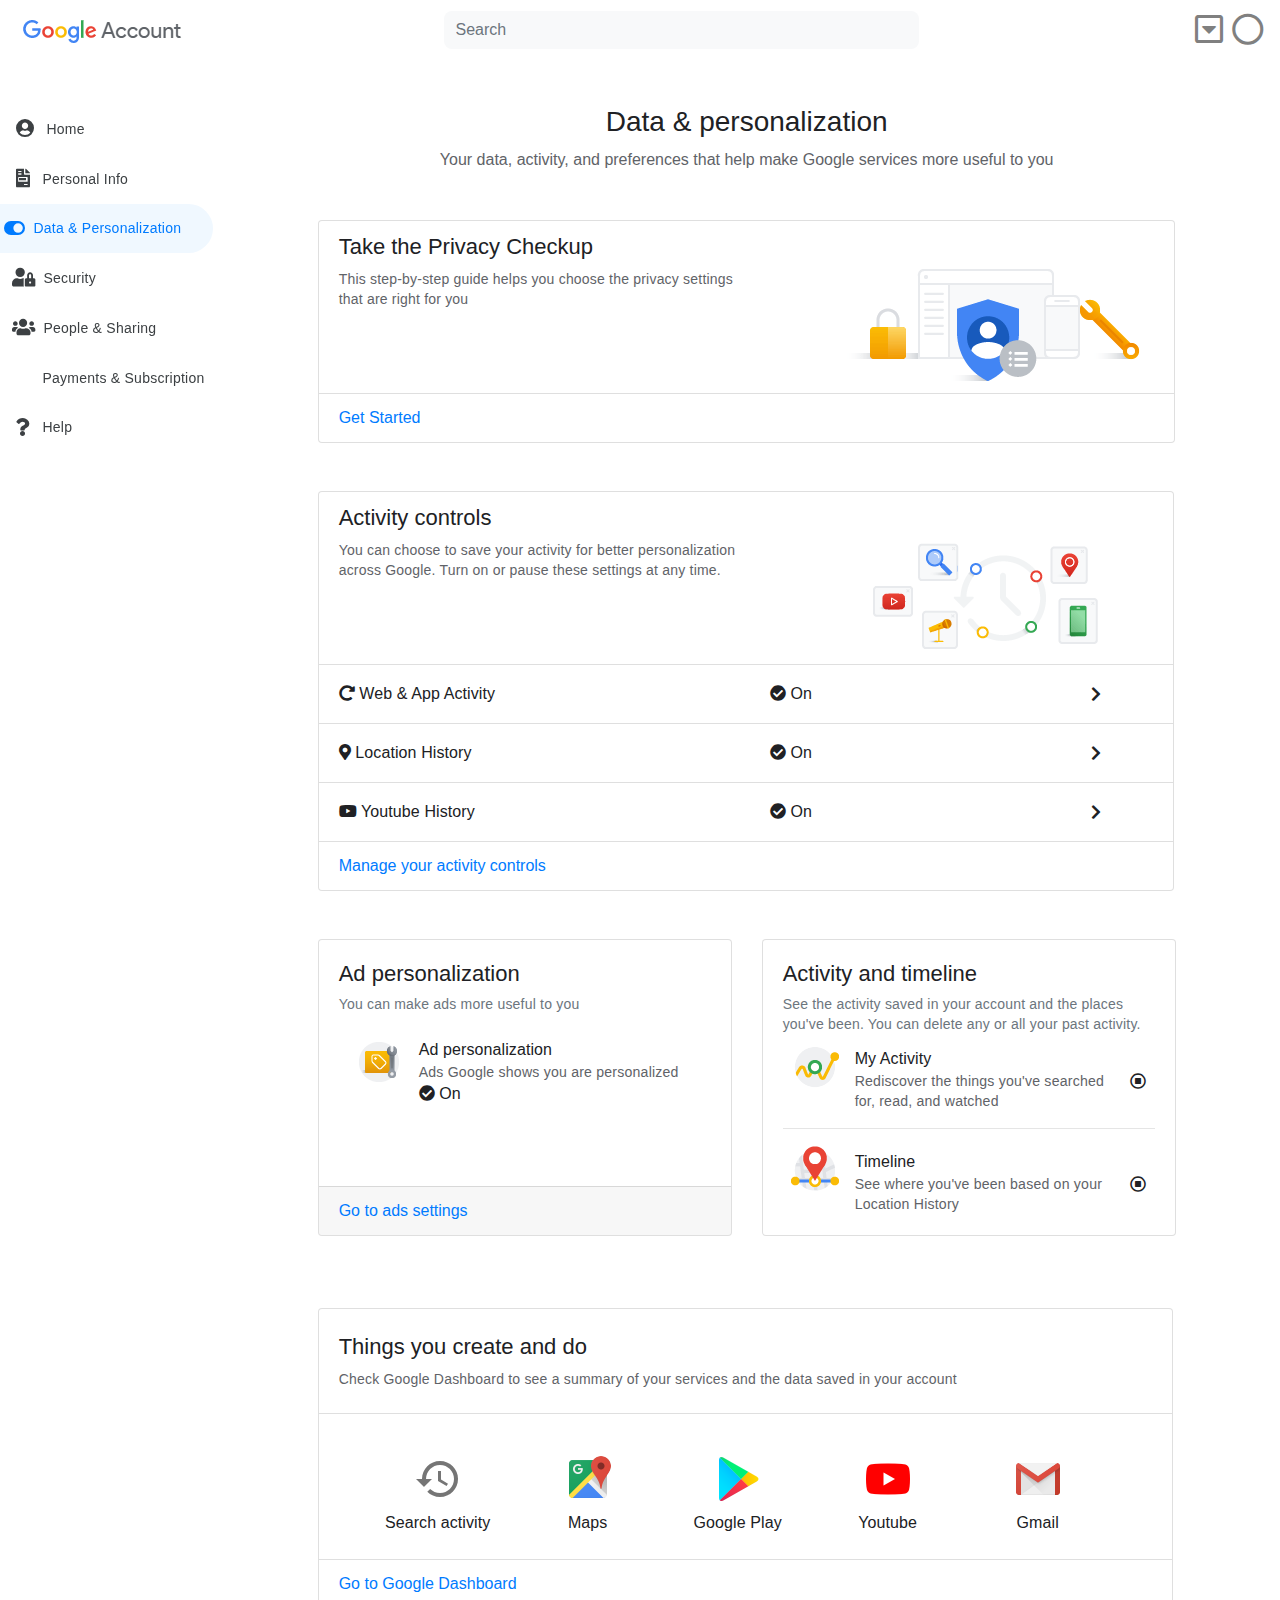
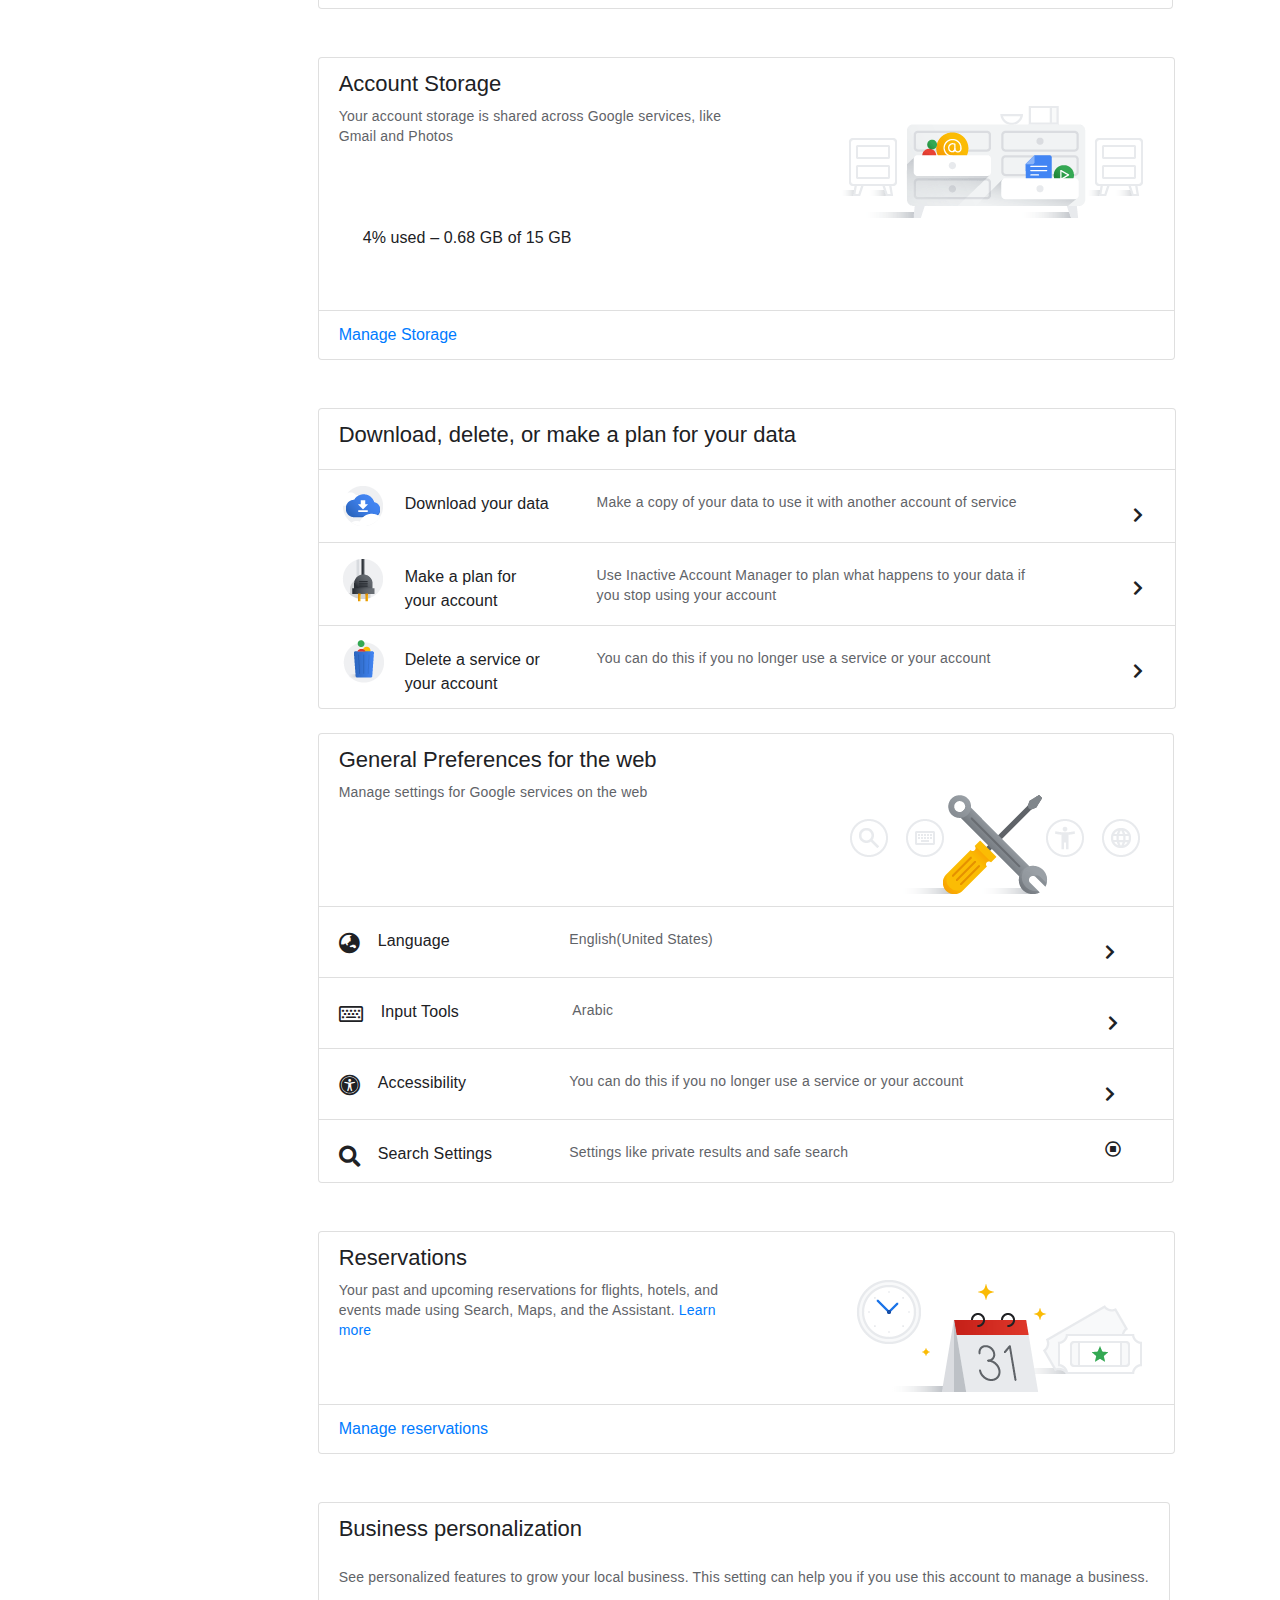
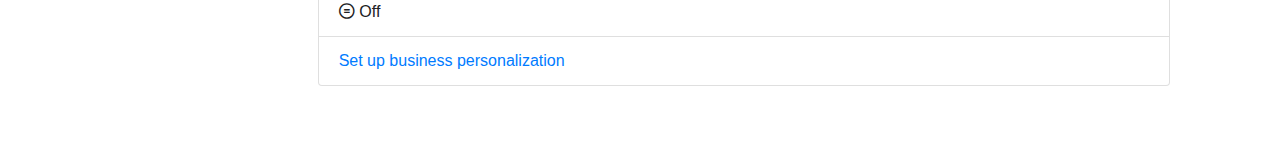
<file: data.html>
<!doctype html>
<html lang="en">
  <head>
    <!-- Required meta tags -->
    <meta charset="utf-8">
    <meta name="viewport" content="width=device-width, initial-scale=1, shrink-to-fit=no">

    <!-- Bootstrap CSS -->
    <link rel="stylesheet" href="https://stackpath.bootstrapcdn.com/bootstrap/4.3.1/css/bootstrap.min.css" integrity="sha384-ggOyR0iXCbMQv3Xipma34MD+dH/1fQ784/j6cY/iJTQUOhcWr7x9JvoRxT2MZw1T" crossorigin="anonymous">
    <link rel="stylesheet" href="https://cdnjs.cloudflare.com/ajax/libs/font-awesome/5.11.2/css/all.css">
    <link rel="stylesheet" href="style/style.css">
    <title>Google Account</title>
  </head>
  <body>

    <!-- nav bar -->
    <nav class="navbar navbar-expand-md fixed-top navbar-light bg-white pt-2">
        <img src="img/logo.PNG" alt="missing">
        

        <div class="collapse navbar-collapse" id="navbarCollapse">
            <form class="form-center mx-auto">
                <input type="text" class="form-control mr-lg-2 bg-light srch" placeholder="Search">
            </form>
            <button type="button" class="btn btn-link	d-block d-sm-block d-md-none"><a href="index.html">  Home </a></button>
            <button type="button" class="btn btn-link	d-block d-sm-block d-md-none"><a href="info.html">  Personal Info </a></button>
            <button type="button" class="btn btn-link	d-block d-sm-block d-md-none"><a href="data.html">  Data & Personalization </a></button>
            <button type="button" class="btn btn-link	d-block d-sm-block d-md-none"><a href="security.html">  Security </a></button> 
            <button type="button" class="btn btn-link	d-block d-sm-block d-md-none"><a href="people.html">  People & Sharing </a></button>
            <button type="button" class="btn btn-link	d-block d-sm-block d-md-none"><a href="payments.html">  Payment & Subscription </a></button>
            <button type="button" class="btn btn-link	d-block d-sm-block d-md-none"><a href="help.html">  Help </a></button>
        </div>

        <form class="form-inline">
            <button type="button" class="navbar-toggler" data-toggle="collapse" data-target="#navbarCollapse">
                <span class="navbar-toggler-icon"></span>
            </button>
            <a href="#" > <i class="pl-3 far fa-caret-square-down fa-2x gray"></i> </a> 
            &nbsp;&nbsp;
            <a href="#"> <i class="far fa-circle fa-2x gray"></i> </a>
        </form>
        </nav>
    <!-- Side Navbar -->

    <div class="container-fluid pt-5 mt-5">
            <div class="row min-vh-100">
                <aside class="col-12 col-xl-2  p-0 bg-white">
                    <nav class="navbar navbar-expand navbar-white bg-white sticky-top flex-xl-column flex-row align-items-start nopadl py-2">
                        <div class="collapse sticky-top navbar-collapse">
                            <ul class="flex-xl-column flex-row navbar-nav w-100 justify-content-between nav-font">
                                <li class="nav-item d-none d-sm-block ">
                                    <a class=" nav-link navin "  href="index.html"><i class="fas fa-user-circle px-2  fa-lg"></i> <span class="d-none d-md-inline">Home</span></a>
                                </li>
                                <li class="nav-item d-none d-sm-block ">
                                    <a class="nav-link navinfo" href="info.html"><i class="fas fa-file-invoice px-2 fa-lg"></i> <span class="d-none d-md-inline">Personal Info</span></a>
                                </li>
                                <li class="nav-link-act d-none d-sm-block  navdata">
                                    <a class="" href="data.html"><i class="fas fa-toggle-on px-1 fa-lg"></i> <span class="d-none d-md-inline">Data & Personalization</span></a>
                                </li>
                                <li class="nav-item d-none d-sm-block">
                                    <a class="nav-link navsec" href="security.html"><i class="fas fa-user-lock px-1 fa-lg"></i> <span class="d-none d-md-inline">Security</span></a>
                                </li>
                                <li class="nav-item d-none d-sm-block">
                                    <a class="nav-link navpep" href="people.html"><i class="fas fa-users px-1 fa-lg"></i> <span class="d-none d-md-inline">People & Sharing</span></a>
                                </li>
                                <li class="nav-item d-none d-sm-block">
                                    <a class="nav-link navpay" href="payments.html"><i class="fa-credit-card px-2 fa-lg "></i> <span class="d-none d-md-inline ">Payments & Subscription</span></a>
                                </li>
                                
                                <li class="nav-item d-none d-sm-block">
                                    <a class="nav-link navhelp" href="help.html"> <i class="fas fa-question px-2 fa-lg"></i> <span class="d-none d-md-inline ">Help</span></a>
                                </li>
                            </ul>
                        </div>
                    </nav>
                </aside>
                <main class="col bg-faded  pb-3">
                <!-- Main Content-->

        <div class="col pt-2 conwidth" id="main">

            <div class="container cards9">
                    <h1 class="user">Data & personalization</h1>
                    <div class="subuser">Your data, activity, and preferences that help make Google services more useful to you</div>
            </div>
            
            <!--list goes here-->
            <div class="container cards3 mt-4">
                <div class="row my-5">
                    <ul  class="list-group cards9">
                        <li class="list-group-item ">
                            <h2 class="cardheader"> Take the Privacy Checkup</h2>
                            <div class="limg2">
                                <div class="limg tr3"> This step-by-step guide helps you choose the privacy settings that are right for you </div>
                                <div class="limg3"> <img src="img/data1.png" class="imgsz">  </div>
                            </div> 
                        </li>
                        <div class="list-group-item">
                            <a href="">
                                <div class="limg2">    
                                    <div class="limg "> Get Started </div>
                                    <div class="limg4"></div>
                                </div>
                            </a>
                        </div>
                    </ul>
                </div>
            </div>


            <div class="container cards3 mt-4">
                <div class="row ">
                        <ul class="list-group cards4 cards9">
                            <li class="list-group-item ">
                                <h2 class="cardheader"> Activity controls </h2>
                                <div class="limg2">
                                    <div class="limg tr3"> You can choose to save your activity for better personalization across Google. Turn on or pause these settings at any time. </div>
                                    <div class="limg3"> <img src="img/data2.png" class="imgsz">  </div>
                                </div>
                            </li>
                            <div class="list-group-item ">
                                <div class="">
                                    <a href="">
                                        <div class=" tr2">    
                                            <div class="licol"> <i class="fas fa-redo-alt"></i>  Web & App Activity</div>
                                            <div class="lirow4"> <i class="fas fa-check-circle "></i> On</div>
                                            <div class="licol4"> <i class="fas fa-chevron-right pl-5 mt-1 "></i> </div>
                                        </div>
                                    </a>
                                </div>
                            </div>
                            <div class="list-group-item ">
                                <a href="">
                                    <div class=" tr2">    
                                        <div class="licol"> <i class="fas fa-map-marker-alt"></i>  Location History</div>
                                        <div class="lirow4"> <i class="fas fa-check-circle "></i> On</div>
                                        <div class="licol4"> <i class="fas fa-chevron-right pl-5 mt-1 "></i> </div>
                                    </div>
                                </a>
                            </div>
                            <div class="list-group-item ">
                                <a href="">
                                    <div class="tr2">    
                                        <div class="licol"> <i class="fab fa-youtube"></i> Youtube History</div>
                                        <div class="lirow4"> <i class="fas fa-check-circle "></i> On</div>
                                        <div class="licol4"> <i class="fas fa-chevron-right pl-5 mt-1 "></i> </div>
                                    </div>
                                </a>
                            </div>
                            <div class="list-group-item">
                                <a href="">
                                    <div class="limg2">    
                                        <div class="limg "> Manage your activity controls </div>
                                        <div class="limg4"></div>
                                    </div>
                                </a>
                            </div>
                        </ul>
               
                <!-- 2nd list -->
                <!--Cards-->
                <div class="container my-5 cards3 conwidth">
                    <div class="row justify-content-center">
                        <div class="card-deck" >
                            <div class="card cards9">
                                <div class="card-body ">
                                <div class="limbod">
                                    <h5 class="card-title cardheader">Ad personalization</h5>
                                    <h6 class="card-subtitle mb-2 tr3 text-muted"> You can make ads more useful to you </h6>
                                </div>
                                    <div class="tr2 py-3">
                                        <div class="fimg mx-3"> <img src="img/adsetting.png"> </div>
                                        <div class="tr2"> Ad personalization <br> 
                                            <div class="cardPara"> Ads Google shows you are personalized </div> 
                                            <div class="tr2"> <i class="fas fa-check-circle "></i> On</div>
                                        </div>
                                    </div>
                                </div>
                                <div class="card-footer">
                                    <a href="#"> Go to ads settings</a>  
                                </div>
                            </div>
                    
                    
                    
                            <div class="card cards9">
                                <div class="card-body">
                                <div class="limbod">
                                    <h5 class="card-title cardheader">Activity and timeline</h5>
                                    <h6 class="card-subtitle mb-2 tr3 text-muted"> See the activity saved in your account and the places you've been. You can delete any or all your past activity.</h6>
                                </div>
                                <a href="#">
                                <div class="libod tr2">
                                    <div class="fimg pl-2 pr-3"><img src="img/datmap.png"> </div>
                                    <div class="tr2 licol5"> My Activity <br>
                                        <div class="cardPara"> Rediscover the things you've searched for, read, and watched </div> 
                                    </div>
                                    <div class="licol6"> <i class="far fa-stop-circle "></i> </div>
                                </div>
                                </a>
                            <hr>
                                <a href="#">
                                <div class="libod tr2">
                                    <div class="fimg pl-2 pr-3"><img src="img/datloc.png"> </div>
                                    <div class="tr2 licol5">Timeline <br>
                                        <div class="cardPara"> See where you've been based on your Location History </div> 
                                    </div>
                                    <div class="licol6"> <i class="far fa-stop-circle "></i></div>
                                </div>
                                </a>
                                </div>
                            </div>
                        
                        </div>
                    </div>
                </div>
                <!-- cards end here -->
                </div>
            </div>
               
                <!-- third list -->
            <div class="container cards3 mt-4">
                <div class="row ">
                        <ul class="list-group libod2 cards9">
                            <li class="list-group-item  py-4">
                                
                                    <h2 class="cardheader">  Things you create and do </h2>
                                    <div class="tr3"> Check Google Dashboard to see a summary of your services and the data saved in your account </div>
                                
                            </li>
                            <li class="list-group-item py-3">
                                <div class="pl-4">
                                <div class="licons ">
                                    <a href="#">
                                    <img class="d-flex mx-auto" src="img/webhis.png">
                                    <div class="tr2 tac py-2">Search activity</div>
                                    </a>
                                </div>
                                <div class="licons ">
                                    <a href="#">
                                    <img class="d-flex mx-auto" src="img/gmaps.png">
                                    <div class="tr2 tac py-2">Maps</div>
                                    </a>
                                </div>
                                <div class="licons ">
                                    <a href="#">
                                    <img class="d-flex mx-auto" src="img/gogplay.png">
                                    <div class="tr2 tac py-2">Google Play</div>
                                    </a>
                                </div>
                                <div class="licons ">
                                    <a href="#">
                                    <img class="d-flex mx-auto" src="img/youlog.png">
                                    <div class="tr2 tac py-2">Youtube</div>

                                    </a>
                                </div>
                                <div class="licons">
                                    <a href="#">
                                    <img class="d-flex mx-auto" src="img/gmailog.png">
                                    <div class="tr2 tac py-2">Gmail</div>
                                    </a>
                                </div>
                            </div>
                        </li>
                        <div class="list-group-item">
                            <a href="">
                                <div class="limg2">    
                                    <div class="limg "> Go to Google Dashboard </div>
                                    <div class="limg4"></div>
                                </div>
                            </a>
                        </div>
                        </ul>
                </div>
            </div>

            <div class="container cards3 mt-4">
                <div class="row my-5">
                    <ul  class="list-group cards9">
                        <li class="list-group-item ">
                            <h2 class="cardheader"> Account Storage </h2>
                            <div class="limg2">
                                <div class="limg tr3"> Your account storage is shared across Google services, like Gmail and Photos </div>
                                    <div class="limg3"> <img src="img/accstor.png" class="imgsz">  </div>
                            </div> 
                            <div><br><br><br><h3 class="stor py-5 pl-4">4% used – 0.68 GB of 15 GB</h3></div>
                            </a>
                        </li>
                        <div class="list-group-item">
                            <a href="">
                                <div class="limg2">    
                                    <div class="limg "> Manage Storage </div>
                                    <div class="limg4"></div>
                                </div>
                            </a>
                        </div>
                    </ul>
                </div>
            </div>

            <!--list goes here-->
            <div class="container cards3 mt-4">
                <div class="row">
                    <ul class="list-group cards9">
                        <li class="list-group-item ">
                            <h2 class="cardheader"> Download, delete, or make a plan for your data </h2>
                        </li>
                        <div class="list-group-item ">
                            <a href="">
                                <div class="tr2">    
                                    <div class="licol7"> <img src="img/cloudDownload.png"> </div>
                                    <div class="licol8 tr2"> Download your data </div>
                                    <div class="licol9 tr3"> Make a copy of your data to use it with another account of service </div>
                                    <div class="licol4"> <i class="fas fa-chevron-right pl-5 pt-3 mt-1 "></i> </div>
                                </div>
                            </a>
                        </div>

                        <div class="list-group-item ">
                            <a href="">
                                <div class="tr2">    
                                    <div class="licol7"> <img src="img/charger.png"> </div>
                                    <div class="licol8"> Make a plan for your account </div>
                                    <div class="licol9 tr3"> Use Inactive Account Manager to plan what happens to your data if you stop using your account </div>
                                    <div class="licol4"> <i class="fas fa-chevron-right pl-5 pt-3 mt-1 "></i> </div>
                                </div>
                            </a>
                        </div>
                        <div class="list-group-item ">
                            <a href="">
                                <div class="tr2">    
                                    <div class="licol7"> <img src="img/bin.png"> </div>
                                    <div class="licol8"> Delete a service or your account </div>
                                    <div class="licol9 tr3"> You can do this if you no longer use a service or your account </div>
                                    <div class="licol4"> <i class="fas fa-chevron-right pl-5 pt-3 mt-1 "></i> </div>
                                </div>
                            </a>
                        </div>
                    </ul>
                </div>
            </div>
            <!--list ends here -->

            <!--list goes here-->
            <div class="container cards3 mt-4">
                <div class="row ">
                    <ul class="list-group cards4 cards9">
                        <li class="list-group-item ">
                            <h2 class="cardheader"> General Preferences for the web </h2>
                            <div class="limg2">
                                <div class="limg tr3"> Manage settings for Google services on the web</div>
                                <div class="limg3"> <img src="img/tools.png" class="imgsz">  </div>
                            </div>
                        </li>
                        <div class="list-group-item ">
                            <a href="">
                                <div class="tr2">    
                                    <div class="licol7"> <i class="fas fa-globe-asia pt-3 fa-lg"></i> </div>
                                    <div class="licol8 tr2"> Language </div>
                                    <div class="licol9 tr3"> English(United States) </div>
                                    <div class="licol4"> <i class="fas fa-chevron-right pl-5 pt-3 mt-1 "></i> </div>
                                </div>
                            </a>
                        </div>

                        <div class="list-group-item ">
                            <a href="">
                                <div class="tr2">    
                                    <div class="licol7"> <i class="far fa-keyboard  pt-3 fa-lg"></i> </div>
                                    <div class="licol8"> Input Tools </div>
                                    <div class="licol9 tr3"> Arabic </div>
                                    <div class="licol4"> <i class="fas fa-chevron-right pl-5 pt-3 mt-1 "></i> </div>
                                </div>
                            </a>
                        </div>
                        <div class="list-group-item ">
                            <a href="">
                                <div class="tr2">    
                                    <div class="licol7"> <i class="fas fa-universal-access  pt-3 fa-lg"></i> </div>
                                    <div class="licol8"> Accessibility </div>
                                    <div class="licol9 tr3"> You can do this if you no longer use a service or your account </div>
                                    <div class="licol4"> <i class="fas fa-chevron-right pl-5 pt-3 mt-1 "></i> </div>
                                </div>
                            </a>
                        </div>
                        <div class="list-group-item ">
                            <a href="">
                                <div class="tr2">    
                                    <div class="licol7"> <i class="fas fa-search  pt-3 fa-lg"></i> </div>
                                    <div class="licol8"> Search Settings </div>
                                    <div class="licol9 tr3"> Settings like private results and safe search </div>
                                    <div class="licol4"> <i class="far fa-stop-circle  pl-5 mt-1 "></i> </div>
                                </div>
                            </a>
                        </div>

                    </ul>
                </div>
            </div>
        <!--list ends here -->
        
        <!--list goes here-->
        <div class="container cards3 mt-4">
            <div class="row my-5">
                <ul  class="list-group cards9">
                    <li class="list-group-item ">
                        <h2 class="cardheader"> Reservations </h2>
                        <div class="limg2">
                            <div class="limg tr3"> Your past and upcoming reservations for flights, hotels, and events made using Search, Maps, and the Assistant. <a href="#"> Learn more </a></div>
                                <div class="limg3"> <img src="img/calender.png" class="imgsz">  </div>
                        </div> 
                        </a>
                    </li>
                    <div class="list-group-item">
                        <a href="">
                            <div class="limg2">    
                                <div class="limg "> Manage reservations </div>
                                <div class="limg4"></div>
                            </div>
                        </a>
                    </div>
                </ul>
            </div>
        </div>
        <!--list ends here -->

        
        <!--list goes here-->
        <div class="container cards3 mt-4">
            <div class="row  my-5">
                <ul  class="list-group cards9">
                    <li class="list-group-item ">
                        <h2 class="cardheader"> Business personalization </h2>
                        <div class="limg2">
                            <div class="pt-3 tr3"> See personalized features to grow your local business. This setting can help you if you use this account to manage a business.</div>
                        </div> 
                        <div class="tr2"><i class="fab fa-creative-commons-nd pt-3"></i> Off</div>
                    </li>
                    <div class="list-group-item">
                        <a href="">
                            <div class="limg2">    
                                <div class="limg "> Set up business personalization </div>
                                <div class="limg4"></div>
                            </div>
                        </a>
                    </div>
                </ul>
            </div>
        </div>
        <!--list ends here -->

                <!-- List ends here -->

    </div>

    </main>

    </div>
    </div>

                

    <!-- Optional JavaScript -->
    <!-- jQuery first, then Popper.js, then Bootstrap JS -->
    <script src="https://code.jquery.com/jquery-3.3.1.slim.min.js" integrity="sha384-q8i/X+965DzO0rT7abK41JStQIAqVgRVzpbzo5smXKp4YfRvH+8abtTE1Pi6jizo" crossorigin="anonymous"></script>
    <script src="https://cdnjs.cloudflare.com/ajax/libs/popper.js/1.14.7/umd/popper.min.js" integrity="sha384-UO2eT0CpHqdSJQ6hJty5KVphtPhzWj9WO1clHTMGa3JDZwrnQq4sF86dIHNDz0W1" crossorigin="anonymous"></script>
    <script src="https://stackpath.bootstrapcdn.com/bootstrap/4.3.1/js/bootstrap.min.js" integrity="sha384-JjSmVgyd0p3pXB1rRibZUAYoIIy6OrQ6VrjIEaFf/nJGzIxFDsf4x0xIM+B07jRM" crossorigin="anonymous"></script>
  </body>
</html>
</file>
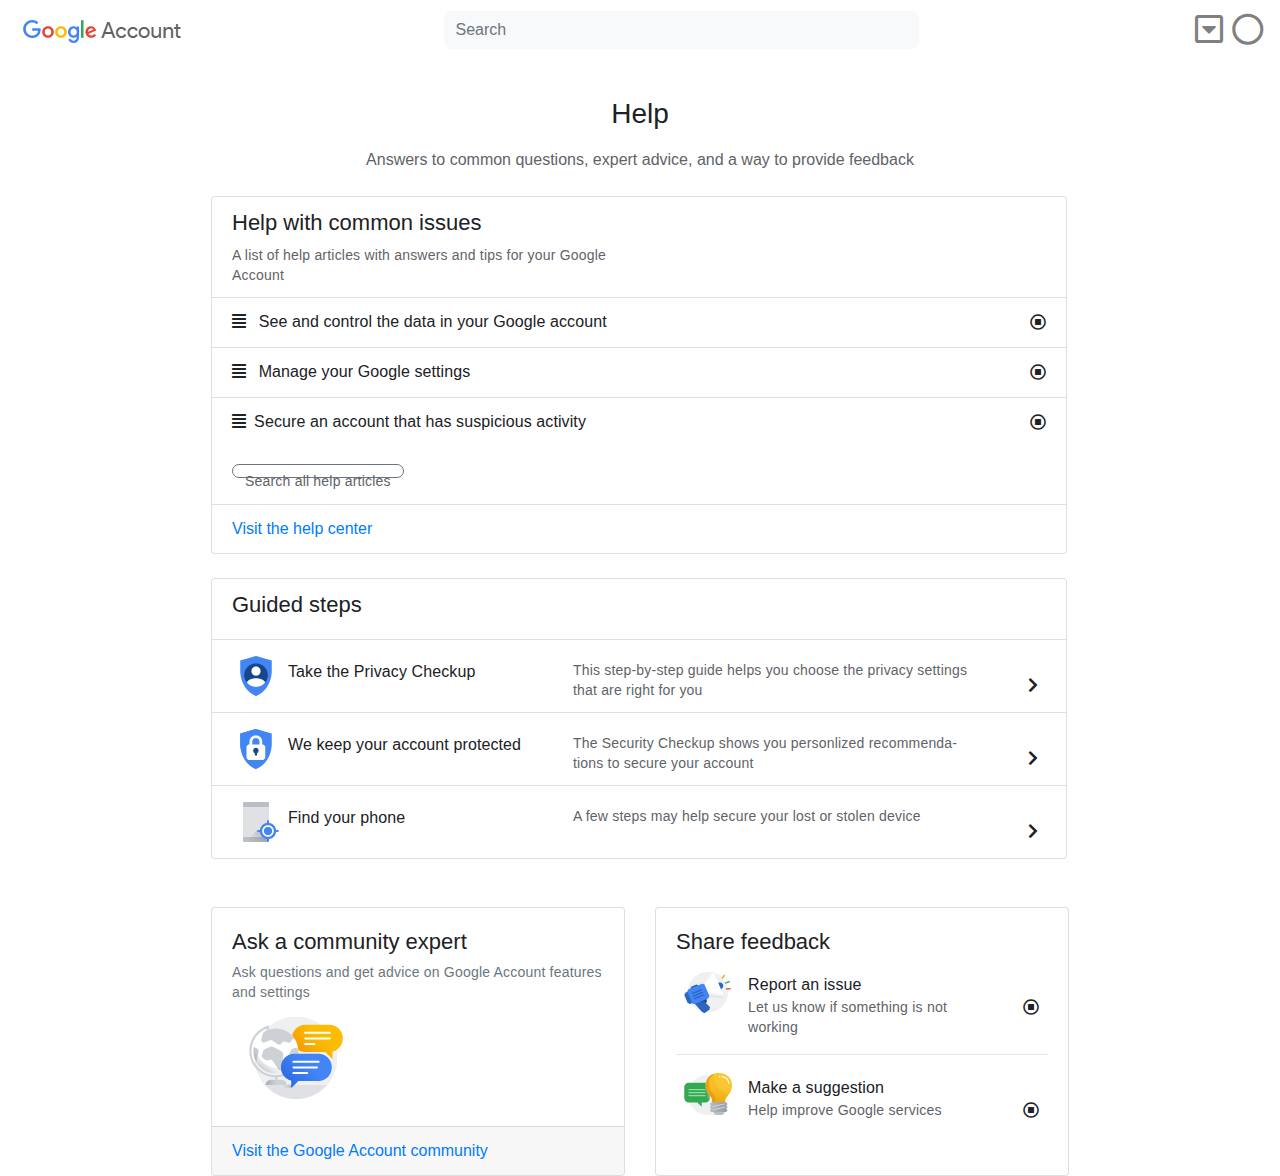
<file: help.html>
<!doctype html>
<html lang="en">
  <head>
    <!-- Required meta tags -->
    <meta charset="utf-8">
    <meta name="viewport" content="width=device-width, initial-scale=1, shrink-to-fit=no">

    <!-- Bootstrap CSS -->
    <link rel="stylesheet" href="https://stackpath.bootstrapcdn.com/bootstrap/4.3.1/css/bootstrap.min.css" integrity="sha384-ggOyR0iXCbMQv3Xipma34MD+dH/1fQ784/j6cY/iJTQUOhcWr7x9JvoRxT2MZw1T" crossorigin="anonymous">
    <link rel="stylesheet" href="https://cdnjs.cloudflare.com/ajax/libs/font-awesome/5.11.2/css/all.css">
    <link rel="stylesheet" href="style/style.css">
    <title>Google Account</title>
  </head>
  <body>

    <!-- nav bar -->
    <nav class="navbar navbar-expand-md fixed-top navbar-light bg-white pt-2">
        <img src="img/logo.PNG" alt="missing">
        
    
        <div class="collapse navbar-collapse" id="navbarCollapse">
            <form class="form-center mx-auto">
                <input type="text" class="form-control mr-lg-2 bg-light srch" placeholder="Search">
            </form>
            <button type="button" class="btn btn-link	d-block d-sm-block d-md-none"><a href="index.html">  Home </a></button>
            <button type="button" class="btn btn-link	d-block d-sm-block d-md-none"><a href="info.html">  Personal Info </a></button>
            <button type="button" class="btn btn-link	d-block d-sm-block d-md-none"><a href="data.html">  Data & Personalization </a></button>
            <button type="button" class="btn btn-link	d-block d-sm-block d-md-none"><a href="security.html">  Security </a></button> 
            <button type="button" class="btn btn-link	d-block d-sm-block d-md-none"><a href="people.html">  People & Sharing </a></button>
            <button type="button" class="btn btn-link	d-block d-sm-block d-md-none"><a href="payments.html">  Payment & Subscription </a></button>
            <button type="button" class="btn btn-link	d-block d-sm-block d-md-none"><a href="help.html">  Help </a></button>
        </div>
  
        <form class="form-inline">
            <button type="button" class="navbar-toggler" data-toggle="collapse" data-target="#navbarCollapse">
                <span class="navbar-toggler-icon"></span>
            </button>
            <a href="#" > <i class="pl-3 far fa-caret-square-down fa-2x gray"></i> </a> 
            &nbsp;&nbsp;
            <a href="#"> <i class="far fa-circle fa-2x gray"></i> </a>
        </form>
      </nav>
    <!-- Side Navbar -->
    
    <div class="container-fluid pt-5 mt-5">
            <div class="row min-vh-100">
                <main class="col bg-faded">
                    
                    <!-- Main Content-->

                    <div class="col" id="main">

                            <div class="content">
                                <div class="container wel mx-auto">
                                <div class="user"> Help </div>
                                <div class="subuser mt-3"> Answers to common questions, expert advice, and a way to provide feedback</div>
                            </div>
                            

                            <div class="container cards3 mt-4">
                                <div class="row">
                                  <ul class="list-group cards4 ">
                                      <li class="list-group-item ">
                                          <h2 class="cardheader"> Help with common issues </h2>
                                          <div class="limg2">
                                              <div class="limg tr3"> A list of help articles with answers and tips for your Google Account </div>
                                          </div>
                                      </li>
                                      <div class="list-group-item ">
                                          <div class="">
                                              <a href="">
                                                  <div class=" tr2">    
                                                      <div class="lirow8"> <i class="fas fa-align-justify pr-2"></i>  See and control the data in your Google account</div>
                                                      <div class="lirow9"> <i class="far fa-stop-circle pl-5 mt-1 "></i> </div>
                                                  </div>
                                              </a>
                                          </div>
                                      </div>
                                      <div class="list-group-item ">
                                          <a href="">
                                              <div class=" tr2">    
                                                  <div class="lirow8"> <i class="fas fa-align-justify pr-2"></i>  Manage your Google settings</div>
                                                  <div class="lirow9"> <i class="far fa-stop-circle pl-5 mt-1 "></i> </div>
                                              </div>
                                          </a>
                                      </div>
                                      <div class="list-group-item ">
                                          <a href="">
                                              <div class="tr2">    
                                                  <div class="lirow8"> <i class="fas fa-align-justify pr-2"></i>Secure an account that has suspicious activity</div>
                                                  <div class="lirow9"> <i class="far fa-stop-circle pl-5 mt-1 "></i> </div>
                                              </div>
                                              <br><br>
                                                  <button type="button" class="btn btn-rounded btn-outline-secondary tr3">Search all help articles </button>
                                          </a>
                                      </div>
                                      <div class="list-group-item">
                                          <a href="">
                                              <div class="limg2">    
                                                  <div class="limg "> Visit the help center </div>
                                                  <div class="limg4"></div>
                                              </div>
                                          </a>
                                      </div>
                                  </ul>
                                </div>
                            </div>

                            <!--list goes here-->
                            <div class="container cards3 mt-4">
                                <div class="row">
                                    <ul class="list-group cards4">
                                        <li class="list-group-item ">
                                            <h2 class="cardheader"> Guided steps </h2>
                                        </li>
                                        <div class="list-group-item ">
                                            <a href="">
                                                <div class="tr2">    
                                                    <div class="licol7"> <img src="img/privacy2.png"> </div>
                                                    <div class="licol10 tr2"> Take the Privacy Checkup </div>
                                                    <div class="licol11 tr3"> This step-by-step guide helps you choose the privacy settings that are right for you </div>
                                                    <div class="licol4"> <i class="fas fa-chevron-right pl-5 pt-3 mt-1 "></i> </div>
                                                </div>
                                            </a>
                                        </div>

                                        <div class="list-group-item ">
                                            <a href="">
                                                <div class="tr2">    
                                                    <div class="licol7"> <img src="img/security2.png"> </div>
                                                    <div class="licol10"> We keep your account protected </div>
                                                    <div class="licol11 tr3"> The Security Checkup shows you personlized recommendations to secure your account</div>
                                                    <div class="licol4"> <i class="fas fa-chevron-right pl-5 pt-3 mt-1 "></i> </div>
                                                </div>
                                            </a>
                                        </div>
                                        <div class="list-group-item ">
                                            <a href="">
                                                <div class="tr2">    
                                                    <div class="licol7"> <img src="img/phone2.png"> </div>
                                                    <div class="licol10"> Find your phone </div>
                                                    <div class="licol11 tr3"> A few steps may help secure your lost or stolen device </div>
                                                    <div class="licol4"> <i class="fas fa-chevron-right pl-5 pt-3 mt-1 "></i> </div>
                                                </div>
                                            </a>
                                        </div>
                                    </ul>
                                </div>
                            </div>
                            <!--list ends here -->

                            <!--Cards-->
                            <div class="container my-5 cards3 conwidth">
                                <div class="row justify-content-center">
                                    <div class="card-deck" >
                                        <div class="card">
                                            <div class="card-body">
                                            <div class="limbod">
                                                <h5 class="card-title cardheader">Ask a community expert</h5>
                                                <h6 class="card-subtitle mb-2 tr3 text-muted fimg">Ask questions and get advice on Google Account features and settings </h6>
                                            </div>
                                                <div class="tr2 py-3">
                                                    <div class="fimg mx-3"> <img src="img/chat.png"> </div>
                                                </div>
                                            </div>
                                            <div class="card-footer">
                                                <a href="#"> Visit the Google Account community </a>  
                                            </div>
                                        </div>
                                
                                
                                
                                        <div class="card">
                                            <div class="card-body">
                                            <div class="limbod">
                                                <h5 class="card-title cardheader">Share feedback</h5>
                                            </div>
                                            <a href="#">
                                            <div class="libod tr2">
                                                <div class="fimg pl-2 pr-3"><img src="img/report.png"> </div>
                                                <div class="tr2 licol5"> Report an issue  <br>
                                                    <div class="cardPara"> Let us know if something is not working </div> 
                                                </div>
                                                <div class="licol6"> <i class="far fa-stop-circle "></i> </div>
                                            </div>
                                            </a>
                                        <hr>
                                            <a href="#">
                                            <div class="libod tr2">
                                                <div class="fimg pl-2 pr-3"><img src="img/suggest.png"> </div>
                                                <div class="tr2 licol5">Make a suggestion  <br>
                                                    <div class="cardPara"> Help improve Google services </div> 
                                                </div>
                                                <div class="licol6"> <i class="far fa-stop-circle "></i></div>
                                            </div>
                                            </a>
                                            </div>
                                        </div>
                                    
                                    </div>
                                </div>
                            </div>
                            <!-- cards end here -->

                            


                        </div>
                    </div>
                </main>
            </div>
    </div>

                

    <!-- Optional JavaScript -->
    <!-- jQuery first, then Popper.js, then Bootstrap JS -->
    <script src="https://code.jquery.com/jquery-3.3.1.slim.min.js" integrity="sha384-q8i/X+965DzO0rT7abK41JStQIAqVgRVzpbzo5smXKp4YfRvH+8abtTE1Pi6jizo" crossorigin="anonymous"></script>
    <script src="https://cdnjs.cloudflare.com/ajax/libs/popper.js/1.14.7/umd/popper.min.js" integrity="sha384-UO2eT0CpHqdSJQ6hJty5KVphtPhzWj9WO1clHTMGa3JDZwrnQq4sF86dIHNDz0W1" crossorigin="anonymous"></script>
    <script src="https://stackpath.bootstrapcdn.com/bootstrap/4.3.1/js/bootstrap.min.js" integrity="sha384-JjSmVgyd0p3pXB1rRibZUAYoIIy6OrQ6VrjIEaFf/nJGzIxFDsf4x0xIM+B07jRM" crossorigin="anonymous"></script>
  </body>
</html>
</file>
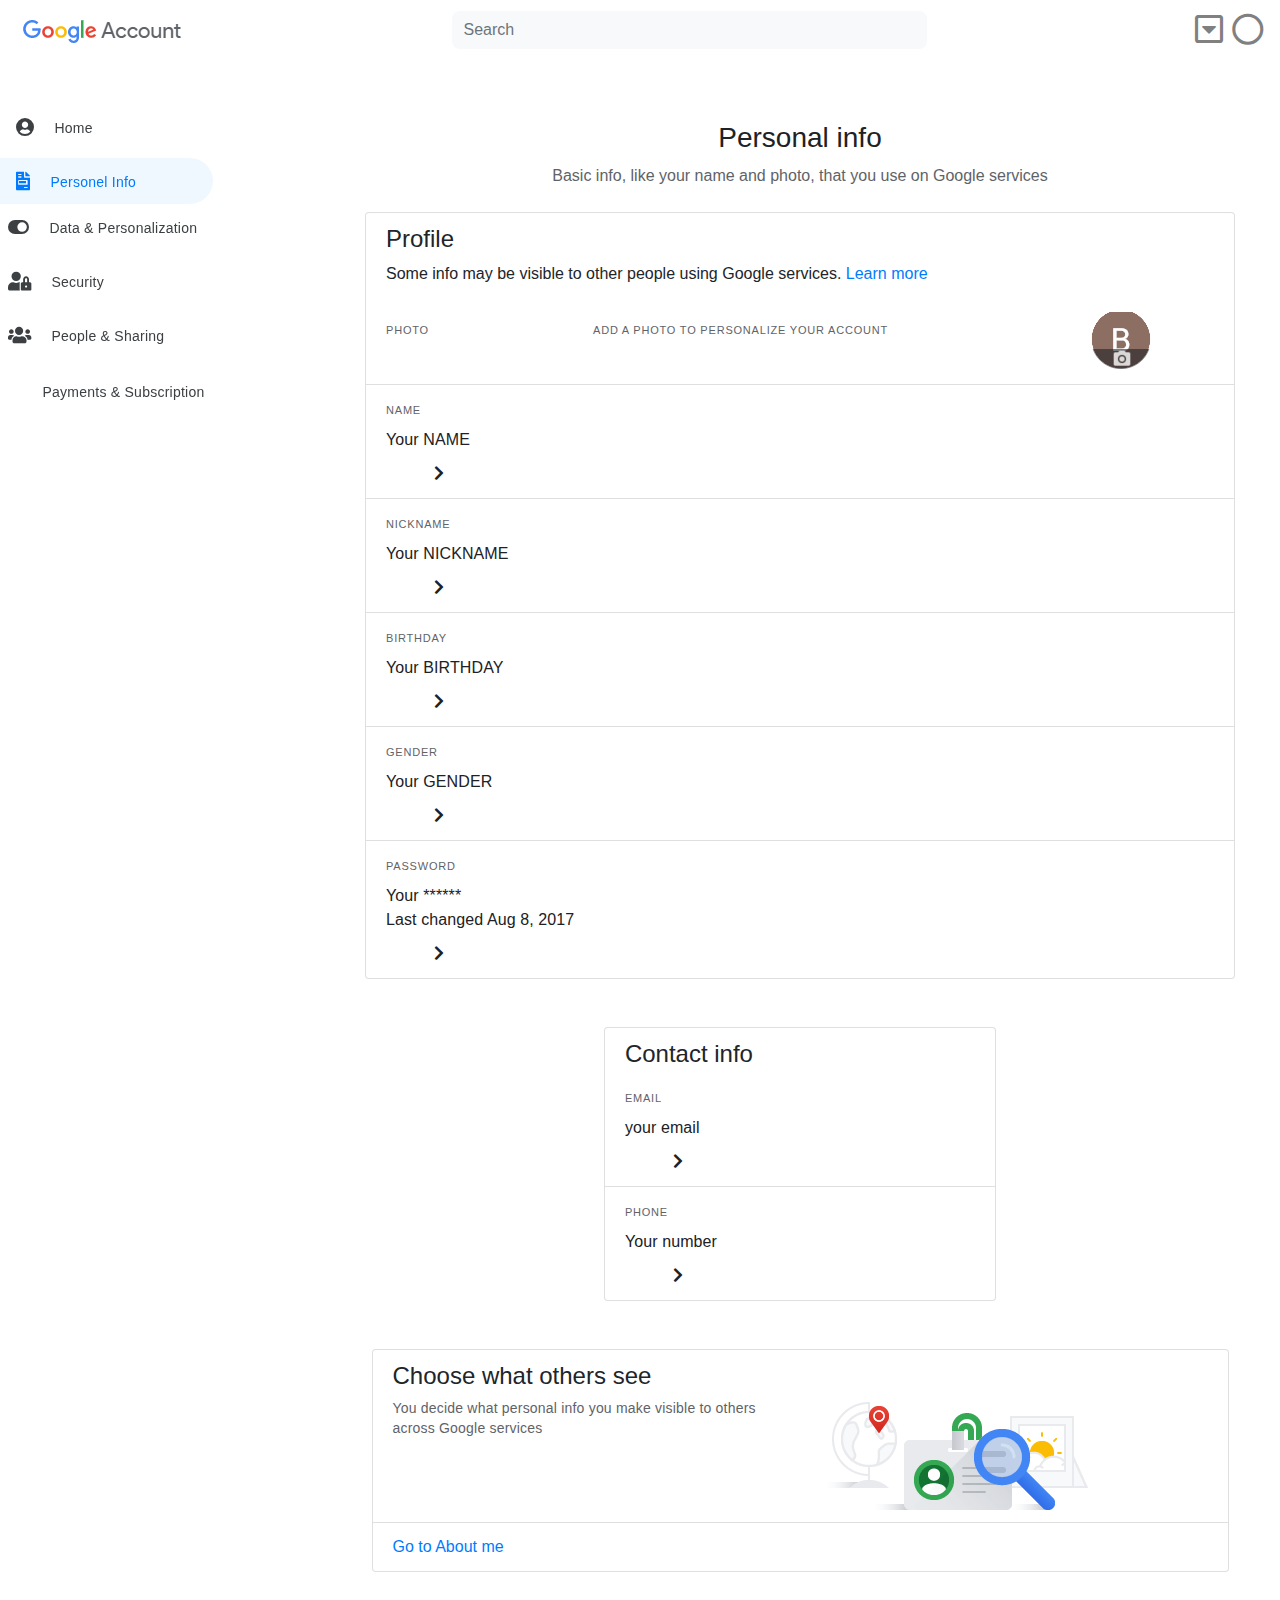
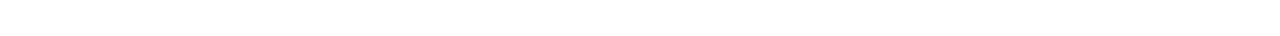
<file: info-backup.html>
<!doctype html>
<html lang="en">
  <head>
    <!-- Required meta tags -->
    <meta charset="utf-8">
    <meta name="viewport" content="width=device-width, initial-scale=1, shrink-to-fit=no">

    <!-- Bootstrap CSS -->
    <link rel="stylesheet" href="https://stackpath.bootstrapcdn.com/bootstrap/4.3.1/css/bootstrap.min.css" integrity="sha384-ggOyR0iXCbMQv3Xipma34MD+dH/1fQ784/j6cY/iJTQUOhcWr7x9JvoRxT2MZw1T" crossorigin="anonymous">
    <link rel="stylesheet" href="https://cdnjs.cloudflare.com/ajax/libs/font-awesome/5.11.2/css/all.css">
    <link rel="stylesheet" href="style/style.css">
    <title>Google Account</title>
  </head>
  <body>

    <!-- nav bar -->
    <nav class="navbar navbar-expand-md fixed-top navbar-light bg-white pt-2">
      <img src="img/logo.PNG" alt="missing">
      <button type="button" class="navbar-toggler" data-toggle="collapse" data-target="#navbarCollapse">
          <span class="navbar-toggler-icon"></span>
      </button>
  
      <div class="collapse navbar-collapse" id="navbarCollapse">
          <form class="form-center mx-auto">
              <input type="text" class="form-control mr-lg-2 bg-light srch" placeholder="Search">
          </form>
      </div>

      <form class="form-inline">
        <a href="#" > <i class="far fa-caret-square-down fa-2x gray"></i> </a> 
        &nbsp;&nbsp;
        <a href="#"> <i class="far fa-circle fa-2x gray"></i> </a>
      </form>
    </nav>
    <!-- Side Navbar -->
    
    <div class="container-fluid pt-5 mt-5">
            <div class="row min-vh-100">
                <aside class="col-12 col-xl-3 p-0 bg-white">
                    <nav class="navbar navbar-expand navbar-white bg-white sticky-top flex-xl-column flex-row align-items-start nopadl py-2">
                        <div class="collapse sticky-top navbar-collapse">
                            <ul class="flex-xl-column flex-row navbar-nav w-100 justify-content-between nav-font">
                                <li class="nav-item ">
                                    <a class="nav-link  pl-0" href="index.html"><i class="fas fa-user-circle px-3 py-3 fa-lg"></i> <span class="d-none d-md-inline">Home</span></a>
                                </li>
                                <li class="nav-link-act  ">
                                    <a class=" pl-0" href="info.html"><i class="fas fa-file-invoice px-3 py-3  fa-lg"></i> <span class="d-none d-md-inline">Personel Info</span></a>
                                </li>
                                <li class="nav-item">
                                    <a class="nav-link pl-0" href="data.html"><i class="fas fa-toggle-on pl-2 pr-3 py-3 fa-lg"></i> <span class="d-none d-md-inline">Data & Personalization</span></a>
                                </li>
                                <li class="nav-item">
                                    <a class="nav-link pl-0" href="security.html"><i class="fas fa-user-lock pl-2 pr-3 py-3 fa-lg"></i> <span class="d-none d-md-inline">Security</span></a>
                                </li>
                                <li class="nav-item">
                                    <a class="nav-link pl-0" href="people.html"><i class="fas fa-users pl-2 pr-3 py-3 fa-lg"></i> <span class="d-none d-md-inline">People & Sharing</span></a>
                                </li>
                                <li class="nav-item">
                                    <a class="nav-link py-3 pl-0" href="payments.html"><i class="fa-credit-card pl-2 pr-3 py-3 fa-lg "></i> <span class="d-none d-md-inline py-3">Payments & Subscription</span></a>
                                </li>
                            </ul>
                        </div>
                    </nav>
                </aside>
                <main class="col bg-faded py-3">
                    
                    <!-- Main Content-->

                    <div class="col pt-2 conwidth" id="main">

                        <div class="container conwidth">
                                <h1 class="user">Personal info</h1>
                                <div class="subuser">Basic info, like your name and photo, that you use on Google services </div>
                        </div>
                        
                        <!--list goes here-->
                        <div class="container mt-4">
                            <div class="row justify-content-center">
                                <div class="col-md-12">
                                    <ul class="list-group">
                                        <li class="list-group-item ">
                                            <h4> Profile </h4>
                                            <p> Some info may be visible to other people using Google services. <a href="#"> Learn more </a></p>
                                            <a href="">
                                            <div class="tr1">    
                                                <div class="lirow"> Photo </div>
                                                <div class="lirow2"> Add a photo to personalize your account </div>
                                                <div class="lirow3"> <img src="img/perinfo.PNG"> </div>
                                            </div>
                                            </a>
                                        </li>
                                        <div class="list-group-item">
                                                <a href="">
                                                <div class="tr2">    
                                                    <div class="licol tr1"> NAME </div>
                                                    <div class="licol2 tr2"> Your NAME </div>
                                                    <div class="licol4 "> <i class="fas fa-chevron-right pl-5"></i> </div>
                                                </div>
                                                </a>
                                        </div>
                                        <div class="list-group-item">
                                                <a href="">
                                                <div class="tr2">    
                                                    <div class="licol tr1"> NICKNAME </div>
                                                    <div class="licol2 tr2"> Your NICKNAME </div>
                                                    <div class="licol4"> <i class="fas fa-chevron-right pl-5"></i> </div>
                                                </div>
                                                </a>
                                        </div>
                                        <div class="list-group-item">
                                                <a href="">
                                                <div class="tr2">    
                                                    <div class="licol tr1"> BIRTHDAY </div>
                                                    <div class="licol2 tr2"> Your BIRTHDAY </div>
                                                    <div class="licol4"> <i class="fas fa-chevron-right pl-5"></i> </div>
                                                </div>
                                                </a>
                                        </div>
                                        <div class="list-group-item">
                                                <a href="">
                                                <div class="tr2">    
                                                    <div class="licol tr1"> GENDER </div>
                                                    <div class="licol2 tr2"> Your GENDER </div>
                                                    <div class="licol4"> <i class="fas fa-chevron-right pl-5"></i> </div>
                                                </div>
                                                </a>
                                        </div>
                                        <div class="list-group-item">
                                                <a href="">
                                                <div class="tr2">    
                                                    <div class="licol tr1"> PASSWORD </div>
                                                    <div class="licol2 tr2"> Your ****** <br> Last changed Aug 8, 2017 </div>
                                                    <div class="licol4"> <i class="fas fa-chevron-right pl-5"></i> </div>
                                                </div>
                                                </a>
                                        </div>
                                    </ul>
                                </div>
                            </div>
                            <!-- 2nd list -->
                            
                            <div class="row justify-content-center mt-5">
                                <ul  class="list-group">
                                    <li class="list-group-item ">
                                            <h4> Contact info </h4>
                                            <a href="">
                                            <div class="tr2 pt-2">    
                                                <div class="licol tr1"> EMAIL </div>
                                                <div class="licol2 tr2"> your email </div>
                                                <div class="licol4"><i class="fas fa-chevron-right pl-5"></i>  </div>
                                            </div>
                                            </a>
                                        </li>
                                        <div class="list-group-item">
                                                <a href="#">
                                                <div class="tr2">    
                                                    <div class="licol tr1"> PHONE </div>
                                                    <div class="licol2 tr2"> Your number </div>
                                                    <div class="licol4 "> <i class="fas fa-chevron-right pl-5"></i> </div>
                                                </div>
                                                </a>
                                        </div>
                                </ul>
                            </div>
        
                            <!-- third list -->
        
                            <div class="row justify-content-center my-5">
                                <ul  class="list-group">
                                    <li class="list-group-item ">
                                        <h4> Choose what others see </h4> 
                                        <div class="limg2">
                                            <div class="limg tr3"> You decide what personal info you make visible to others across Google services </div>
                                                <div class="limg4"> <img src="img/magni.png">  </div>
                                        </div> 
                                        </a>
                                    </li>
                                    <div class="list-group-item">
                                            <a href="">
                                            <div class="limg2">    
                                                <div class="limg ">Go to About me </div>
                                                <div class="limg4"></div>
                                            </div>
                                            </a>
                                    </div>
                                </ul>
                            </div>
        
        
                        </div>
        
                        <!-- List ends here -->
        
                </div>
                </main>
            </div>
            </div>

                

    <!-- Optional JavaScript -->
    <!-- jQuery first, then Popper.js, then Bootstrap JS -->
    <script src="https://code.jquery.com/jquery-3.3.1.slim.min.js" integrity="sha384-q8i/X+965DzO0rT7abK41JStQIAqVgRVzpbzo5smXKp4YfRvH+8abtTE1Pi6jizo" crossorigin="anonymous"></script>
    <script src="https://cdnjs.cloudflare.com/ajax/libs/popper.js/1.14.7/umd/popper.min.js" integrity="sha384-UO2eT0CpHqdSJQ6hJty5KVphtPhzWj9WO1clHTMGa3JDZwrnQq4sF86dIHNDz0W1" crossorigin="anonymous"></script>
    <script src="https://stackpath.bootstrapcdn.com/bootstrap/4.3.1/js/bootstrap.min.js" integrity="sha384-JjSmVgyd0p3pXB1rRibZUAYoIIy6OrQ6VrjIEaFf/nJGzIxFDsf4x0xIM+B07jRM" crossorigin="anonymous"></script>
  </body>
</html>
</file>
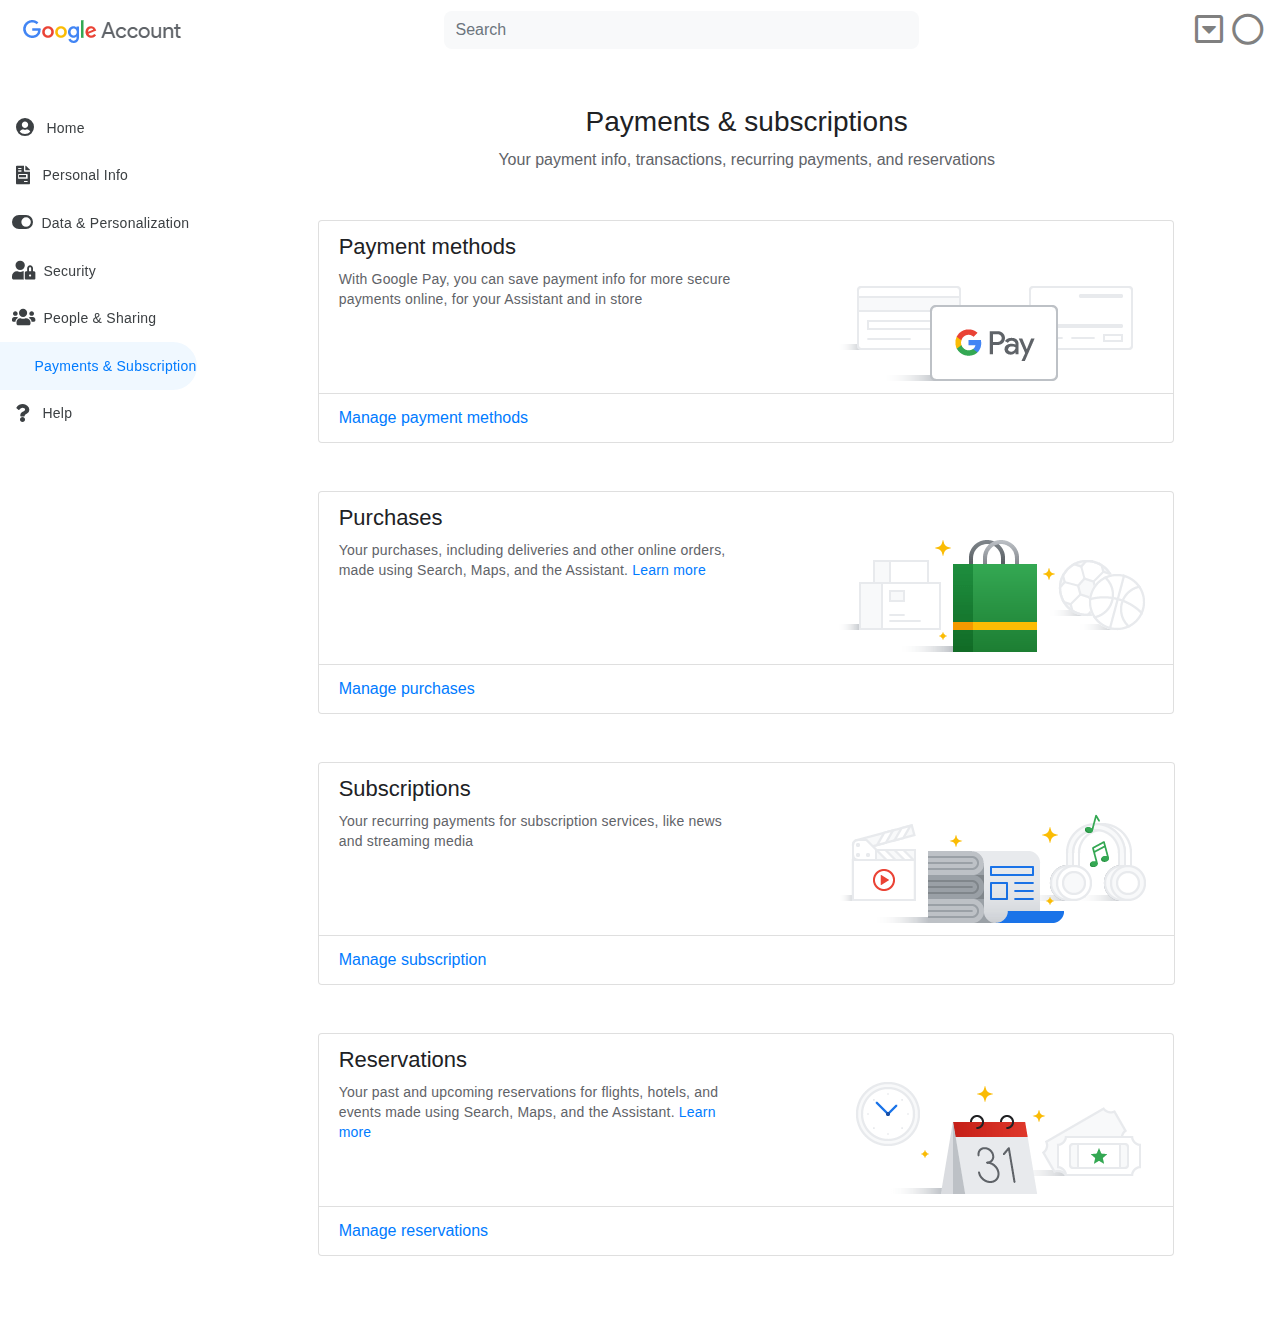
<file: payments.html>
<!doctype html>
<html lang="en">
  <head>
    <!-- Required meta tags -->
    <meta charset="utf-8">
    <meta name="viewport" content="width=device-width, initial-scale=1, shrink-to-fit=no">

    <!-- Bootstrap CSS -->
    <link rel="stylesheet" href="https://stackpath.bootstrapcdn.com/bootstrap/4.3.1/css/bootstrap.min.css" integrity="sha384-ggOyR0iXCbMQv3Xipma34MD+dH/1fQ784/j6cY/iJTQUOhcWr7x9JvoRxT2MZw1T" crossorigin="anonymous">
    <link rel="stylesheet" href="https://cdnjs.cloudflare.com/ajax/libs/font-awesome/5.11.2/css/all.css">
    <link rel="stylesheet" href="style/style.css">
    <title>Google Account</title>
  </head>
  <body>

<!-- nav bar -->
<nav class="navbar navbar-expand-md fixed-top navbar-light bg-white pt-2">
    <img src="img/logo.PNG" alt="missing">
    

    <div class="collapse navbar-collapse" id="navbarCollapse">
        <form class="form-center mx-auto">
            <input type="text" class="form-control mr-lg-2 bg-light srch" placeholder="Search">
        </form>
        <button type="button" class="btn btn-link	d-block d-sm-block d-md-none"><a href="index.html">  Home </a></button>
        <button type="button" class="btn btn-link	d-block d-sm-block d-md-none"><a href="info.html">  Personal Info </a></button>
        <button type="button" class="btn btn-link	d-block d-sm-block d-md-none"><a href="data.html">  Data & Personalization </a></button>
        <button type="button" class="btn btn-link	d-block d-sm-block d-md-none"><a href="security.html">  Security </a></button> 
        <button type="button" class="btn btn-link	d-block d-sm-block d-md-none"><a href="people.html">  People & Sharing </a></button>
        <button type="button" class="btn btn-link	d-block d-sm-block d-md-none"><a href="payments.html">  Payment & Subscription </a></button>
        <button type="button" class="btn btn-link	d-block d-sm-block d-md-none"><a href="help.html">  Help </a></button>
    </div>

    <form class="form-inline">
        <button type="button" class="navbar-toggler" data-toggle="collapse" data-target="#navbarCollapse">
            <span class="navbar-toggler-icon"></span>
        </button>
        <a href="#" > <i class="pl-3 far fa-caret-square-down fa-2x gray"></i> </a> 
        &nbsp;&nbsp;
        <a href="#"> <i class="far fa-circle fa-2x gray"></i> </a>
    </form>
    </nav>
    <!-- Side Navbar -->

    <div class="container-fluid pt-5 mt-5">
        <div class="row min-vh-100">
            <aside class="col-12 col-xl-2  p-0 bg-white">
                <nav class="navbar navbar-expand navbar-white bg-white sticky-top flex-xl-column flex-row align-items-start nopadl py-2">
                    <div class="collapse sticky-top navbar-collapse">
                        <ul class="flex-xl-column flex-row navbar-nav w-100 justify-content-between nav-font">
                            <li class="nav-item d-none d-sm-block ">
                                <a class=" nav-link navin"  href="index.html"><i class="fas fa-user-circle px-2  fa-lg"></i> <span class="d-none d-md-inline">Home</span></a>
                            </li>
                            <li class="nav-item d-none d-sm-block ">
                                <a class="nav-link navinfo" href="info.html"><i class="fas fa-file-invoice px-2 fa-lg"></i> <span class="d-none d-md-inline">Personal Info</span></a>
                            </li>
                            <li class="nav-item d-none d-sm-block ">
                                <a class="nav-link navdata" href="data.html"><i class="fas fa-toggle-on px-1 fa-lg"></i> <span class="d-none d-md-inline">Data & Personalization</span></a>
                            </li>
                            <li class="nav-item d-none d-sm-block">
                                <a class="nav-link navsec" href="security.html"><i class="fas fa-user-lock px-1 fa-lg"></i> <span class="d-none d-md-inline">Security</span></a>
                            </li>
                            <li class="nav-item d-none d-sm-block">
                                <a class="nav-link navpep" href="people.html"><i class="fas fa-users px-1 fa-lg"></i> <span class="d-none d-md-inline">People & Sharing</span></a>
                            </li>
                            <li class="nav-link-act d-none d-sm-block navpay">
                                <a class="" href="payments.html"><i class="fa-credit-card px-2 fa-lg "></i> <span class="d-none d-md-inline ">Payments & Subscription</span></a>
                            </li>
                            
                            <li class="nav-item d-none d-sm-block">
                                <a class="nav-link navhelp" href="help.html"> <i class="fas fa-question px-2 fa-lg"></i> <span class="d-none d-md-inline ">Help</span></a>
                            </li>
                        </ul>
                    </div>
                </nav>
            </aside>
            <main class="col bg-faded  pb-3">
                    
                     <!-- Main Content-->

        <div class="col pt-2 conwidth" id="main">

            <div class="container cards9 pb-5">
                    <h1 class="user">Payments & subscriptions</h1>
                    <div class="subuser">Your payment info, transactions, recurring payments, and reservations</div>
            </div>
            
            <!--list goes here-->
            <div class="container cards3">
                <div class="row ">
                    <ul  class="list-group cards4 cards9">
                        <li class="list-group-item ">
                            <h2 class="cardheader"> Payment methods</h2>
                            <div class="limg2">
                                <div class="limg tr3"> With Google Pay, you can save payment info for more secure payments online, for your Assistant and in store </div>
                                    <div class="limg3"> <img src="img/gpay.png" class="imgsz">  </div>
                            </div> 
                            </a>
                        </li>
                        <div class="list-group-item">
                            <a href="">
                                <div class="limg2">    
                                    <div class="limg "> Manage payment methods </div>
                                    <div class="limg4"></div>
                                </div>
                            </a>
                        </div>
                    </ul>
                </div>
            </div>
            <!--list ends here -->

            <!--list goes here-->
            <div class="container cards3">
                <div class="row my-5">
                    <ul  class="list-group cards4 cards9">
                        <li class="list-group-item ">
                            <h2 class="cardheader">Purchases</h2>
                            <div class="limg2">
                                <div class="limg tr3"> Your purchases, including deliveries and other online orders, made using Search, Maps, and the Assistant.<a href="#"> Learn more </a></div>
                                    <div class="limg3"> <img src="img/shopbag.png" class="imgsz">  </div>
                            </div> 
                            </a>
                        </li>
                        <div class="list-group-item">
                            <a href="">
                                <div class="limg2">    
                                    <div class="limg "> Manage purchases </div>
                                    <div class="limg4"></div>
                                </div>
                            </a>
                        </div>
                    </ul>
                </div>
            </div>
            <!--list ends here -->

            <!--list goes here-->
            <div class="container cards3">
                <div class="row my-5">
                    <ul  class="list-group cards9">
                        <li class="list-group-item ">
                            <h2 class="cardheader"> Subscriptions </h2>
                            <div class="limg2">
                                <div class="limg tr3"> Your recurring payments for subscription services, like news and streaming media </div>
                                    <div class="limg3"> <img src="img/submus.png" class="imgsz">  </div>
                            </div> 
                            </a>
                        </li>
                        <div class="list-group-item">
                            <a href="">
                                <div class="limg2">    
                                    <div class="limg "> Manage subscription </div>
                                    <div class="limg4"></div>
                                </div>
                            </a>
                        </div>
                    </ul>
                </div>
            </div>
            <!--list ends here -->

            <!--list goes here-->
            <div class="container cards3">
                <div class="row my-5">
                    <ul  class="list-group cards4 cards9">
                        <li class="list-group-item ">
                            <h2 class="cardheader">Reservations </h2>
                            <div class="limg2">
                                <div class="limg tr3"> Your past and upcoming reservations for flights, hotels, and events made using Search, Maps, and the Assistant.<a href="#"> Learn more </a></div>
                                    <div class="limg3"> <img src="img/cal.png" class="imgsz">  </div>
                            </div> 
                            </a>
                        </li>
                        <div class="list-group-item">
                            <a href="">
                                <div class="limg2">    
                                    <div class="limg "> Manage reservations </div>
                                    <div class="limg4"></div>
                                </div>
                            </a>
                        </div>
                    </ul>
                </div>
            </div>
            <!--list ends here -->
            


                

    <!-- Optional JavaScript -->
    <!-- jQuery first, then Popper.js, then Bootstrap JS -->
    <script src="https://code.jquery.com/jquery-3.3.1.slim.min.js" integrity="sha384-q8i/X+965DzO0rT7abK41JStQIAqVgRVzpbzo5smXKp4YfRvH+8abtTE1Pi6jizo" crossorigin="anonymous"></script>
    <script src="https://cdnjs.cloudflare.com/ajax/libs/popper.js/1.14.7/umd/popper.min.js" integrity="sha384-UO2eT0CpHqdSJQ6hJty5KVphtPhzWj9WO1clHTMGa3JDZwrnQq4sF86dIHNDz0W1" crossorigin="anonymous"></script>
    <script src="https://stackpath.bootstrapcdn.com/bootstrap/4.3.1/js/bootstrap.min.js" integrity="sha384-JjSmVgyd0p3pXB1rRibZUAYoIIy6OrQ6VrjIEaFf/nJGzIxFDsf4x0xIM+B07jRM" crossorigin="anonymous"></script>
  </body>
</html>
</file>
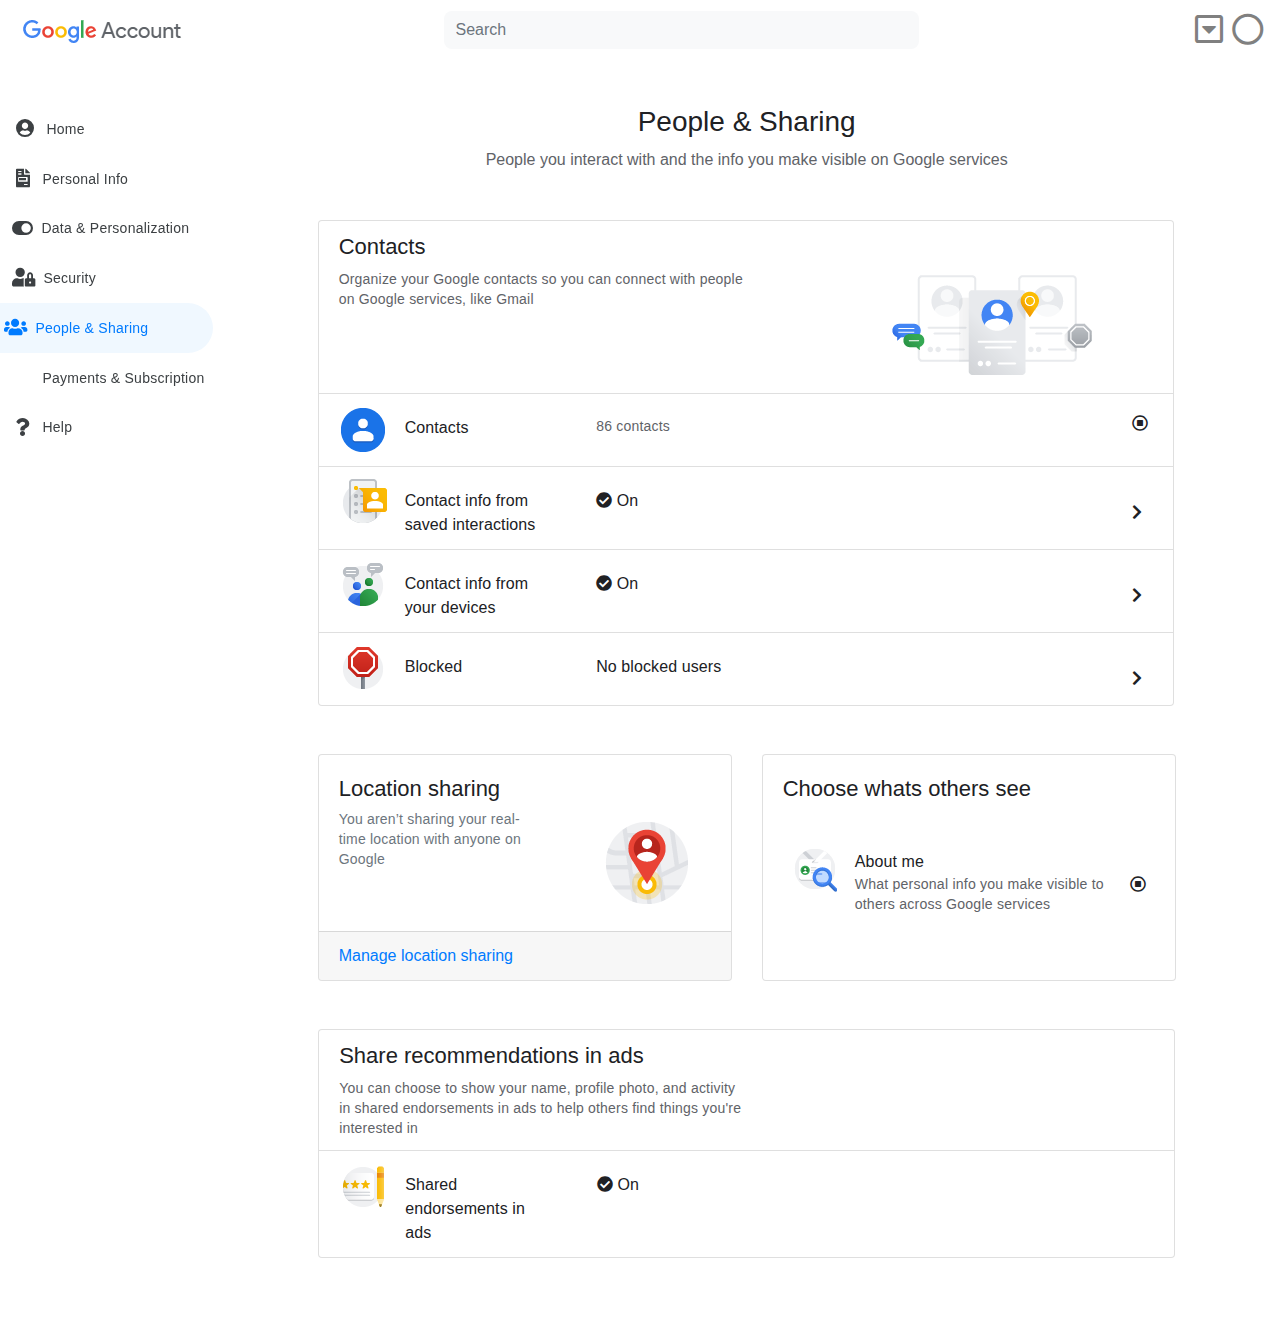
<file: people.html>
<!doctype html>
<html lang="en">
  <head>
    <!-- Required meta tags -->
    <meta charset="utf-8">
    <meta name="viewport" content="width=device-width, initial-scale=1, shrink-to-fit=no">

    <!-- Bootstrap CSS -->
    <link rel="stylesheet" href="https://stackpath.bootstrapcdn.com/bootstrap/4.3.1/css/bootstrap.min.css" integrity="sha384-ggOyR0iXCbMQv3Xipma34MD+dH/1fQ784/j6cY/iJTQUOhcWr7x9JvoRxT2MZw1T" crossorigin="anonymous">
    <link rel="stylesheet" href="https://cdnjs.cloudflare.com/ajax/libs/font-awesome/5.11.2/css/all.css">
    <link rel="stylesheet" href="style/style.css">
    <title>Google Account</title>
  </head>
  <body>

  <!-- nav bar -->
  <nav class="navbar navbar-expand-md fixed-top navbar-light bg-white pt-2">
    <img src="img/logo.PNG" alt="missing">
    

    <div class="collapse navbar-collapse" id="navbarCollapse">
        <form class="form-center mx-auto">
            <input type="text" class="form-control mr-lg-2 bg-light srch" placeholder="Search">
        </form>
        <button type="button" class="btn btn-link	d-block d-sm-block d-md-none"><a href="index.html">  Home </a></button>
        <button type="button" class="btn btn-link	d-block d-sm-block d-md-none"><a href="info.html">  Personal Info </a></button>
        <button type="button" class="btn btn-link	d-block d-sm-block d-md-none"><a href="data.html">  Data & Personalization </a></button>
        <button type="button" class="btn btn-link	d-block d-sm-block d-md-none"><a href="security.html">  Security </a></button> 
        <button type="button" class="btn btn-link	d-block d-sm-block d-md-none"><a href="people.html">  People & Sharing </a></button>
        <button type="button" class="btn btn-link	d-block d-sm-block d-md-none"><a href="payments.html">  Payment & Subscription </a></button>
        <button type="button" class="btn btn-link	d-block d-sm-block d-md-none"><a href="help.html">  Help </a></button>
    </div>

    <form class="form-inline">
        <button type="button" class="navbar-toggler" data-toggle="collapse" data-target="#navbarCollapse">
            <span class="navbar-toggler-icon"></span>
        </button>
        <a href="#" > <i class="pl-3 far fa-caret-square-down fa-2x gray"></i> </a> 
        &nbsp;&nbsp;
        <a href="#"> <i class="far fa-circle fa-2x gray"></i> </a>
    </form>
  </nav>
<!-- Side Navbar -->

<div class="container-fluid pt-5 mt-5">
        <div class="row min-vh-100">
            <aside class="col-12 col-xl-2  p-0 bg-white">
                <nav class="navbar navbar-expand navbar-white bg-white sticky-top flex-xl-column flex-row align-items-start nopadl py-2">
                    <div class="collapse sticky-top navbar-collapse">
                        <ul class="flex-xl-column flex-row navbar-nav w-100 justify-content-between nav-font">
                            <li class="nav-item d-none d-sm-block ">
                                <a class=" nav-link navin"  href="index.html"><i class="fas fa-user-circle px-2  fa-lg"></i> <span class="d-none d-md-inline">Home</span></a>
                            </li>
                            <li class="nav-item d-none d-sm-block ">
                                <a class="nav-link navinfo" href="info.html"><i class="fas fa-file-invoice px-2 fa-lg"></i> <span class="d-none d-md-inline">Personal Info</span></a>
                            </li>
                            <li class="nav-item d-none d-sm-block ">
                                <a class="nav-link navdata" href="data.html"><i class="fas fa-toggle-on px-1 fa-lg"></i> <span class="d-none d-md-inline">Data & Personalization</span></a>
                            </li>
                            <li class="nav-item d-none d-sm-block">
                                <a class="nav-link navsec" href="security.html"><i class="fas fa-user-lock px-1 fa-lg"></i> <span class="d-none d-md-inline">Security</span></a>
                            </li>
                            <li class="nav-link-act d-none d-sm-block navpep">
                                <a class=" " href="people.html"><i class="fas fa-users px-1 fa-lg"></i> <span class="d-none d-md-inline">People & Sharing</span></a>
                            </li>
                            <li class="nav-item d-none d-sm-block">
                                <a class="nav-link navpay" href="payments.html"><i class="fa-credit-card px-2 fa-lg "></i> <span class="d-none d-md-inline ">Payments & Subscription</span></a>
                            </li>
                            
                            <li class="nav-item d-none d-sm-block">
                                <a class="nav-link navhelp" href="help.html"> <i class="fas fa-question px-2 fa-lg"></i> <span class="d-none d-md-inline ">Help</span></a>
                            </li>
                        </ul>
                    </div>
                </nav>
            </aside>
          <main class="col bg-faded  pb-3">
                     <!-- Main Content-->

        <div class="col pt-2 conwidth" id="main">

            <div class="container cards9 conwidth">
                    <h1 class="user">People & Sharing</h1>
                    <div class="subuser">People you interact with and the info you make visible on Google services</div>
            </div>
            
           <!--list goes here-->
          <div class="container cards3">
            <div class="row mb-5 mt-5">
                <ul  class="list-group cards4 cards9">
                    <li class="list-group-item ">
                        <h2 class="cardheader"> Contacts </h2>
                        <div class="limg2">
                            <div class="limg tr3"> Organize your Google contacts so you can connect with people on Google services, like Gmail </div>
                                <div class="limg3"> <img src="img/peep.png" class="imgsz">  </div>
                        </div> 
                        </a>
                    </li>
                    <div class="list-group-item ">
                      <a href="">
                          <div class="tr2">    
                              <div class="licol7"> <img src="img/usercon.png"> </div>
                              <div class="licol8 tr2"> Contacts </div>
                              <div class="licol9 tr3"> 86 contacts </div>
                              <div class="licol4"> <i class="far fa-stop-circle  pl-5 mt-1 "></i> </div>
                          </div>
                      </a>
                    </div>
                    <div class="list-group-item ">
                      <a href="">
                          <div class="tr2">    
                              <div class="licol7"> <img src="img/contacts1.png"> </div>
                              <div class="licol8 tr2"> Contact info from saved interactions </div>
                              <div class="licol9 tr2"> <i class="fas fa-check-circle "></i> On </div>
                              <div class="licol4"> <i class="fas fa-chevron-right pl-5 pt-3 mt-1 "></i> </div>
                          </div>
                      </a>
                    </div>
                    <div class="list-group-item ">
                      <a href="">
                          <div class="tr2">    
                              <div class="licol7"> <img src="img/contacts2.png"> </div>
                              <div class="licol8 tr2"> Contact info from your devices </div>
                              <div class="licol9 tr2"> <i class="fas fa-check-circle "></i> On </div>
                              <div class="licol4"> <i class="fas fa-chevron-right pl-5 pt-3 mt-1 "></i> </div>
                          </div>
                      </a>
                    </div>
                    <div class="list-group-item ">
                      <a href="">
                          <div class="tr2">    
                              <div class="licol7"> <img src="img/blocked.png"> </div>
                              <div class="licol8 tr2"> Blocked </div>
                              <div class="licol9 tr2"> No blocked users </div>
                              <div class="licol4"> <i class="fas fa-chevron-right pl-5 pt-3 mt-1 "></i> </div>
                          </div>
                      </a>
                    </div>
                </ul>
            </div>
          </div>
            <!--list ends here -->

            <!--Cards-->
            <div class="container mb-5 cards9  cards2 ">
              <div class="row justify-content-center">
                <div class="card-deck" >
                  <div class="card">
                    <div class="card-body">
                      <div class="limbod">
                        <h5 class="card-title cardheader">Location sharing</h5>
                        <div class="card-subtitle mb-2 tr3 limg text-muted"> You aren’t sharing your real-time location with anyone on Google </div>
                        <div class="limg3 mx-3"> <img src="img/loc2.png"> </div>
                      </div>
                    </div>
                    <div class="card-footer">
                          <a href="#"> Manage location sharing</a>  
                    </div>
                  </div>
          
          
          
                  <div class="card">
                    <div class="card-body">
                      <div class="libod">
                          <h5 class="card-title cardheader">Choose whats others see</h5>
                      </div>
                      <div class="libod tr2">
                          <div class="fimg pl-2 pr-3"><img src="img/aboutme.png"> </div>
                          <div class="tr2 licol5"> About me <br>
                              <div class="cardPara"> What personal info you make visible to others across Google services </div> 
                          </div>
                          <div class="licol6"> <i class="far fa-stop-circle "></i> </div>
                      </div>
                    </div>
                  </div>
          
                </div>
              </div>
          </div>
          <!-- cards end here -->


           <!--list goes here-->
          <div class="container cards9 cards3">
            <div class="row justify-content-center my-5">
              <ul  class="list-group">
                <li class="list-group-item ">
                    <h2 class="cardheader"> Share recommendations in ads </h2>
                    <div class="limg2">
                        <div class="limg tr3"> You can choose to show your name, profile photo, and activity in shared endorsements in ads to help others find things you're interested in </div>
                    </div> 
                    </a>
                </li>
                <div class="list-group-item ">
                  <a href="">
                      <div class="tr2">    
                          <div class="licol7"> <img src="img/pencil.png"> </div>
                          <div class="licol8 tr2"> Shared endorsements in ads </div>
                          <div class="licol9 tr2"> <i class="fas fa-check-circle "></i> On </div>
                          <div class="licol4">  </div>
                      </div>
                  </a>
                </div>
              </ul>
            </div>
          </div>
          <!--list ends here -->
        
        </div>

        </main>
        


                

    <!-- Optional JavaScript -->
    <!-- jQuery first, then Popper.js, then Bootstrap JS -->
    <script src="https://code.jquery.com/jquery-3.3.1.slim.min.js" integrity="sha384-q8i/X+965DzO0rT7abK41JStQIAqVgRVzpbzo5smXKp4YfRvH+8abtTE1Pi6jizo" crossorigin="anonymous"></script>
    <script src="https://cdnjs.cloudflare.com/ajax/libs/popper.js/1.14.7/umd/popper.min.js" integrity="sha384-UO2eT0CpHqdSJQ6hJty5KVphtPhzWj9WO1clHTMGa3JDZwrnQq4sF86dIHNDz0W1" crossorigin="anonymous"></script>
    <script src="https://stackpath.bootstrapcdn.com/bootstrap/4.3.1/js/bootstrap.min.js" integrity="sha384-JjSmVgyd0p3pXB1rRibZUAYoIIy6OrQ6VrjIEaFf/nJGzIxFDsf4x0xIM+B07jRM" crossorigin="anonymous"></script>
  </body>
</html>
</file>
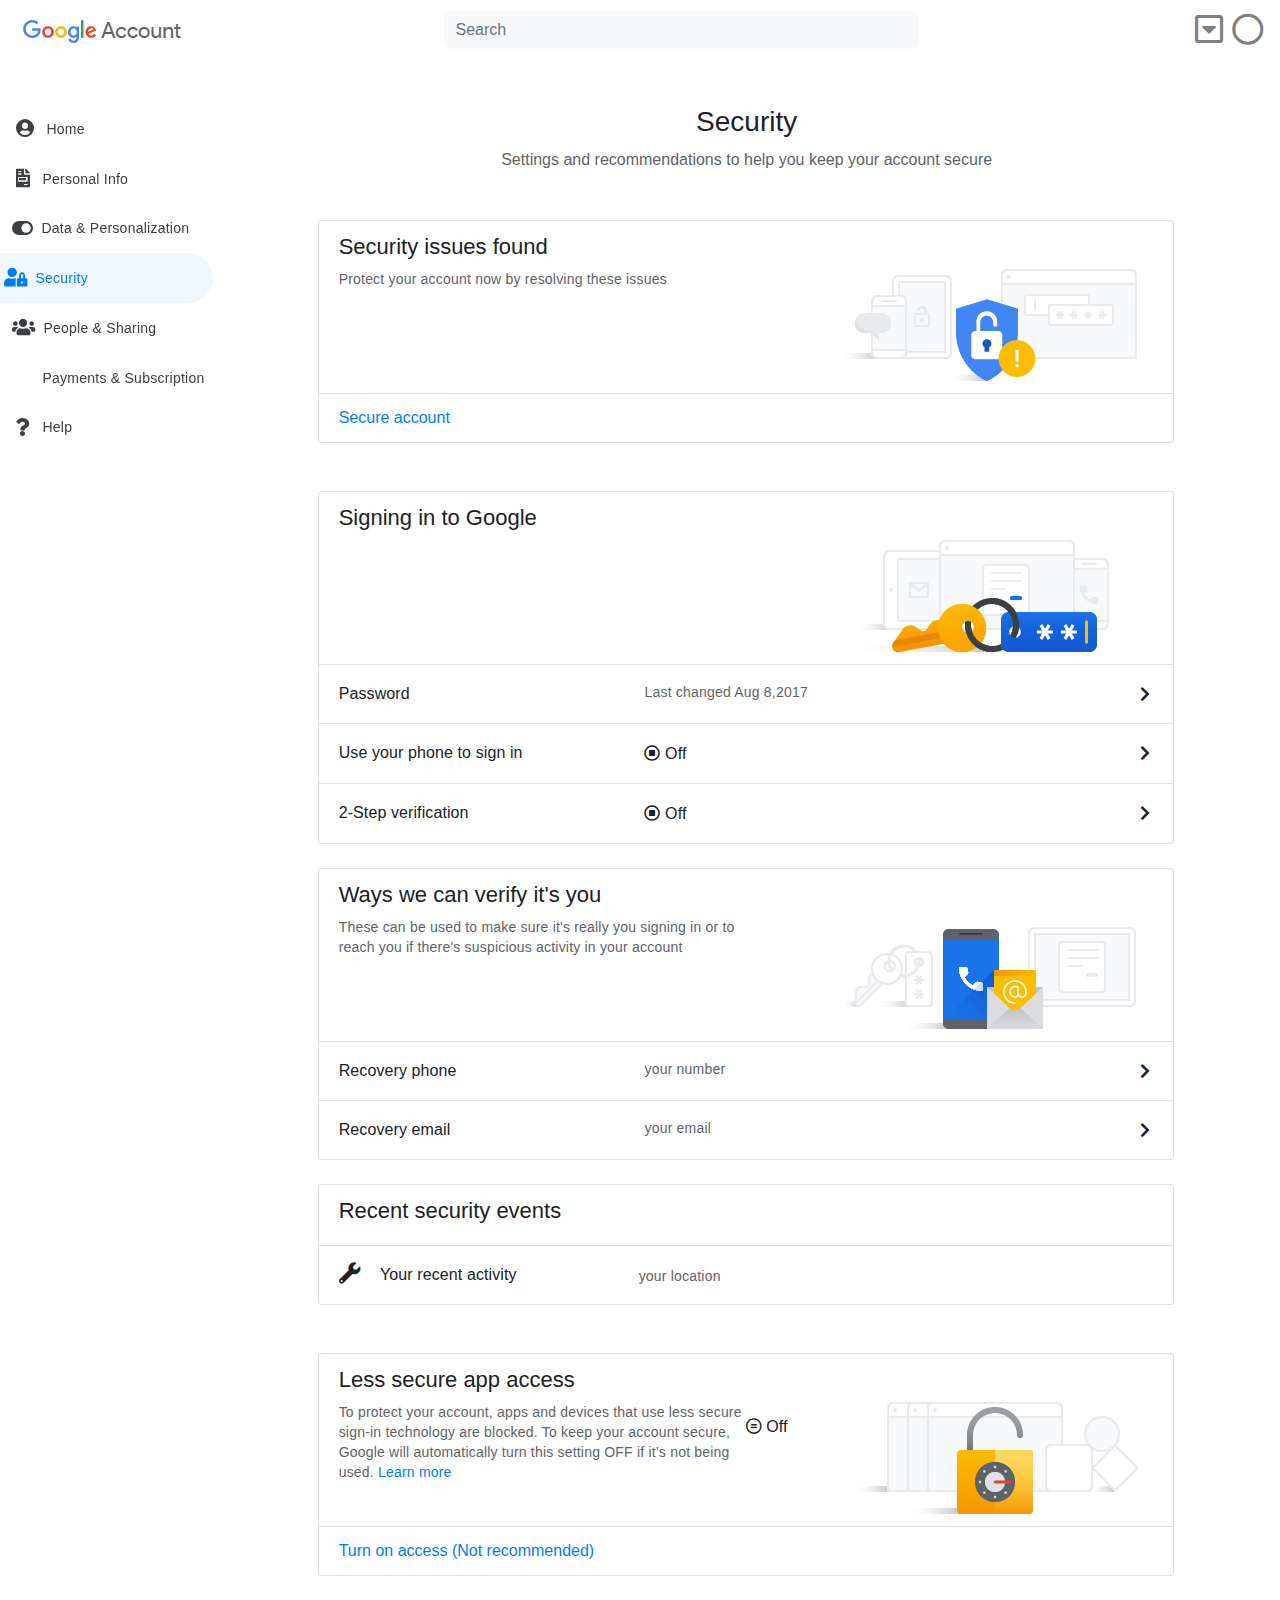
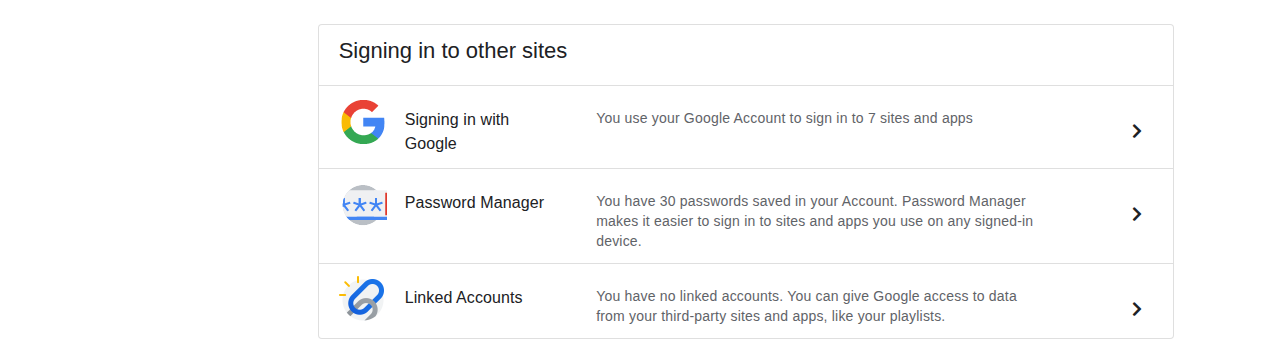
<file: security.html>
<!doctype html>
<html lang="en">
  <head>
    <!-- Required meta tags -->
    <meta charset="utf-8">
    <meta name="viewport" content="width=device-width, initial-scale=1, shrink-to-fit=no">

    <!-- Bootstrap CSS -->
    <link rel="stylesheet" href="https://stackpath.bootstrapcdn.com/bootstrap/4.3.1/css/bootstrap.min.css" integrity="sha384-ggOyR0iXCbMQv3Xipma34MD+dH/1fQ784/j6cY/iJTQUOhcWr7x9JvoRxT2MZw1T" crossorigin="anonymous">
    <link rel="stylesheet" href="https://cdnjs.cloudflare.com/ajax/libs/font-awesome/5.11.2/css/all.css">
    <link rel="stylesheet" href="style/style.css">
    <title>Google Account</title>
  </head>
  <body>

    <!-- nav bar -->
    <nav class="navbar navbar-expand-md fixed-top navbar-light bg-white pt-2">
        <img src="img/logo.PNG" alt="missing">
        
    
        <div class="collapse navbar-collapse" id="navbarCollapse">
            <form class="form-center mx-auto">
                <input type="text" class="form-control mr-lg-2 bg-light srch" placeholder="Search">
            </form>
            <button type="button" class="btn btn-link	d-block d-sm-block d-md-none"><a href="index.html">  Home </a></button>
            <button type="button" class="btn btn-link	d-block d-sm-block d-md-none"><a href="info.html">  Personal Info </a></button>
            <button type="button" class="btn btn-link	d-block d-sm-block d-md-none"><a href="data.html">  Data & Personalization </a></button>
            <button type="button" class="btn btn-link	d-block d-sm-block d-md-none"><a href="security.html">  Security </a></button> 
            <button type="button" class="btn btn-link	d-block d-sm-block d-md-none"><a href="people.html">  People & Sharing </a></button>
            <button type="button" class="btn btn-link	d-block d-sm-block d-md-none"><a href="payments.html">  Payment & Subscription </a></button>
            <button type="button" class="btn btn-link	d-block d-sm-block d-md-none"><a href="help.html">  Help </a></button>
        </div>
  
        <form class="form-inline">
            <button type="button" class="navbar-toggler" data-toggle="collapse" data-target="#navbarCollapse">
                <span class="navbar-toggler-icon"></span>
            </button>
            <a href="#" > <i class="pl-3 far fa-caret-square-down fa-2x gray"></i> </a> 
            &nbsp;&nbsp;
            <a href="#"> <i class="far fa-circle fa-2x gray"></i> </a>
        </form>
      </nav>
    <!-- Side Navbar -->
    
    <div class="container-fluid pt-5 mt-5">
            <div class="row min-vh-100">
                <aside class="col-12 col-xl-2  p-0 bg-white">
                    <nav class="navbar navbar-expand navbar-white bg-white sticky-top flex-xl-column flex-row align-items-start nopadl py-2">
                        <div class="collapse sticky-top navbar-collapse">
                            <ul class="flex-xl-column flex-row navbar-nav w-100 justify-content-between nav-font">
                                <li class="nav-item d-none d-sm-block ">
                                    <a class="nav-link navin "  href="index.html"><i class="fas fa-user-circle px-2  fa-lg"></i> <span class="d-none d-md-inline">Home</span></a>
                                </li>
                                <li class="nav-item d-none d-sm-block ">
                                    <a class="nav-link navinfo" href="info.html"><i class="fas fa-file-invoice px-2 fa-lg"></i> <span class="d-none d-md-inline">Personal Info</span></a>
                                </li>
                                <li class="nav-item d-none d-sm-block ">
                                    <a class="nav-link navdata" href="data.html"><i class="fas fa-toggle-on px-1 fa-lg"></i> <span class="d-none d-md-inline">Data & Personalization</span></a>
                                </li>
                                <li class="nav-link-act d-none d-sm-block  navsec">
                                    <a class="" href="security.html"><i class="fas fa-user-lock px-1 fa-lg"></i> <span class="d-none d-md-inline">Security</span></a>
                                </li>
                                <li class="nav-item d-none d-sm-block">
                                    <a class="nav-link navpep" href="people.html"><i class="fas fa-users px-1 fa-lg"></i> <span class="d-none d-md-inline">People & Sharing</span></a>
                                </li>
                                <li class="nav-item d-none d-sm-block">
                                    <a class="nav-link navpay" href="payments.html"><i class="fa-credit-card px-2 fa-lg "></i> <span class="d-none d-md-inline ">Payments & Subscription</span></a>
                                </li>
                                
                                <li class="nav-item d-none d-sm-block">
                                    <a class="nav-link navhelp" href="help.html"> <i class="fas fa-question px-2 fa-lg"></i> <span class="d-none d-md-inline ">Help</span></a>
                                </li>
                            </ul>
                        </div>
                    </nav>
                </aside>
                <main class="col bg-faded  pb-3">
                    
                    <!-- Main Content-->

        <div class="col pt-2 conwidth" id="main">

            <div class="container cards9">
                    <h1 class="user tac">Security</h1>
                    <div class="subuser tac">Settings and recommendations to help you keep your account secure </div>
            </div>
            
            <!--list goes here-->
            <div class="container cards3 mt-4">
                <div class="row my-5">

                                <ul  class="list-group cards4 cards9">
                                    <li class="list-group-item ">
                                        <h2 class="cardheader"> Security issues found </h2>
                                        <div class="limg2">
                                            <div class="limg tr3"> Protect your account now by resolving these issues </div>
                                                <div class="limg3"> <img src="img/securitylg.png" class="imgsz">  </div>
                                        </div> 
                                        </a>
                                    </li>
                                    <div class="list-group-item">
                                        <a href="">
                                            <div class="limg2">    
                                                <div class="limg "> Secure account </div>
                                                <div class="limg4"></div>
                                            </div>
                                        </a>
                                    </div>
                                </ul>
            </div>
        </div>
        <!--list ends here -->

        <!--list goes here-->
        <div class="container cards3 mt-4">
            <div class="row ">
                <ul class="list-group cards4 cards9">
                    <li class="list-group-item ">
                        <h2 class="cardheader"> Signing in to Google </h2>
                        <div class="limg2">
                            <div class="limg3"> <img src="img/key.png" class="imgsz">  </div>
                        </div>
                    </li>
                    <div class="list-group-item ">
                        <a href="">
                            <div class="tr2">    
                                <div class="licol"> Password </div>
                                <div class="lirow6 tr3"> Last changed Aug 8,2017 </div>
                                <div class="licol4"> <i class="fas fa-chevron-right pl-5 mt-1 "></i> </div>
                            </div>
                        </a>
                    </div>
                    <div class="list-group-item ">
                        <a href="">
                            <div class="tr2">    
                                <div class="licol">Use your phone to sign in</div>
                                <div class="lirow6"> <i class="far fa-stop-circle   mt-1 "></i> Off </div>
                                <div class="licol4"> <i class="fas fa-chevron-right pl-5 mt-1 "></i> </div>
                            </div>
                        </a>
                    </div>
                    <div class="list-group-item ">
                        <a href="">
                            <div class="tr2">    
                                <div class="licol"> 2-Step verification </div>
                                <div class="lirow6"> <i class="far fa-stop-circle   mt-1 "></i> Off </div>
                                <div class="licol4"> <i class="fas fa-chevron-right pl-5 mt-1 "></i> </div>
                            </div>
                        </a>
                    </div>
                </ul>
            </div>
        </div>
        <!--list ends here -->

        <!--list goes here-->
        <div class="container cards3 mt-4">
            <div class="row ">
                <ul class="list-group cards4 cards9">
                    <li class="list-group-item ">
                        <h2 class="cardheader"> Ways we can verify it's you </h2>
                        <div class="limg2">
                            <div class="limg tr3"> These can be used to make sure it's really you signing in or to reach you if there's suspicious activity in your account </div>
                            <div class="limg3"> <img src="img/phone.png" class="imgsz">  </div>
                        </div>
                    </li>
                    <div class="list-group-item ">
                        <a href="">
                            <div class="tr2">    
                                <div class="licol"> Recovery phone  </div>
                                <div class="lirow6 tr3"> your number </div>
                                <div class="licol4"> <i class="fas fa-chevron-right pl-5 mt-1 "></i> </div>
                            </div>
                        </a>
                    </div>
                    <div class="list-group-item ">
                        <a href="">
                            <div class="tr2">    
                                <div class="licol">Recovery email</div>
                                <div class="lirow6 tr3"> your email </div>
                                <div class="licol4"> <i class="fas fa-chevron-right pl-5 mt-1 "></i> </div>
                            </div>
                        </a>
                    </div>
                </ul>
            </div>
        </div>
        <!--list ends here -->

        <!--list goes here-->
        <div class="container cards3 mt-4">
            <div class="row ">
                <ul class="list-group cards4 cards9">
                    <li class="list-group-item ">
                        <h2 class="cardheader">Recent security events </h2>
                    </li>
                    
                    <li class="list-group-item">
                        <a href="">
                            <div class="tr2">    
                                <div class="licol"><i class="fas fa-wrench fa-lg pr-3"></i>  Your recent activity  </div>
                                <div class="lirow7 tr3 pt-2"> your location </div>

                            </div>
                        </a>
                    </li>
                </ul>
            </div>
        </div>
        <!--list ends here -->  
        
        <!--list goes here-->
        <div class="container cards3 mt-4">
            <div class="row  my-5">
                <ul  class="list-group cards4 cards9">
                    <li class="list-group-item ">
                        <h2 class="cardheader"> Less secure app access </h2>
                        <div class="limg2">
                            <div class="limg tr3"> To protect your account, apps and devices that use less secure sign-in technology are blocked. To keep your account secure, Google will automatically turn this setting OFF if it’s not being used.<a href="#"> Learn more </a></div>
                            <div class="limg3"><img src="img/lock.png" class="imgsz"> </div>
                        </div> 
                        <div class="tr2 limg"><i class="fab fa-creative-commons-nd pt-3"></i> Off</div>
                    </li>
                    <div class="list-group-item">
                        <a href="">
                            <div class="limg2">    
                                <div class="limg "> Turn on access (Not recommended) </div>
                                <div class="limg4"></div>
                            </div>
                        </a>
                    </div>
                </ul>
            </div>
        </div>
        <!--list ends here -->

        <!--list goes here-->
        <div class="container cards3 mt-4">
            <div class="row ">
                <ul class="list-group cards4 cards9">
                    <li class="list-group-item ">
                        <h2 class="cardheader"> Signing in to other sites </h2>
                    </li>
                    <div class="list-group-item ">
                        <a href="">
                            <div class="tr2">    
                                <div class="licol7"> <img src="img/goglogo.png"> </div>
                                <div class="licol8 tr2"> Signing in with Google </div>
                                <div class="licol9 tr3"> You use your Google Account to sign in to 7 sites and apps</div>
                                <div class="licol4"> <i class="fas fa-chevron-right pl-5 pt-3 mt-1 "></i> </div>
                            </div>
                        </a>
                    </div>

                    <div class="list-group-item ">
                        <a href="">
                            <div class="tr2">    
                                <div class="licol7"> <img src="img/asteric.png"> </div>
                                <div class="licol8"> Password Manager </div>
                                <div class="licol9 tr3"> You have 30 passwords saved in your Account. Password Manager makes it easier to sign in to sites and apps you use on any signed-in device. </div>
                                <div class="licol4"> <i class="fas fa-chevron-right pl-5 pt-3 mt-1 "></i> </div>
                            </div>
                        </a>
                    </div>
                    <div class="list-group-item ">
                        <a href="">
                            <div class="tr2">    
                                <div class="licol7"> <img src="img/pappin.png"> </div>
                                <div class="licol8"> Linked Accounts </div>
                                <div class="licol9 tr3"> You have no linked accounts. You can give Google access to data from your third-party sites and apps, like your playlists. </div>
                                <div class="licol4"> <i class="fas fa-chevron-right pl-5 pt-3 mt-1 "></i> </div>
                            </div>
                        </a>
                    </div>
                </ul>
            </div>
        </div>
        <!--list ends here -->

                

    <!-- Optional JavaScript -->
    <!-- jQuery first, then Popper.js, then Bootstrap JS -->
    <script src="https://code.jquery.com/jquery-3.3.1.slim.min.js" integrity="sha384-q8i/X+965DzO0rT7abK41JStQIAqVgRVzpbzo5smXKp4YfRvH+8abtTE1Pi6jizo" crossorigin="anonymous"></script>
    <script src="https://cdnjs.cloudflare.com/ajax/libs/popper.js/1.14.7/umd/popper.min.js" integrity="sha384-UO2eT0CpHqdSJQ6hJty5KVphtPhzWj9WO1clHTMGa3JDZwrnQq4sF86dIHNDz0W1" crossorigin="anonymous"></script>
    <script src="https://stackpath.bootstrapcdn.com/bootstrap/4.3.1/js/bootstrap.min.js" integrity="sha384-JjSmVgyd0p3pXB1rRibZUAYoIIy6OrQ6VrjIEaFf/nJGzIxFDsf4x0xIM+B07jRM" crossorigin="anonymous"></script>
  </body>
</html>
</file>
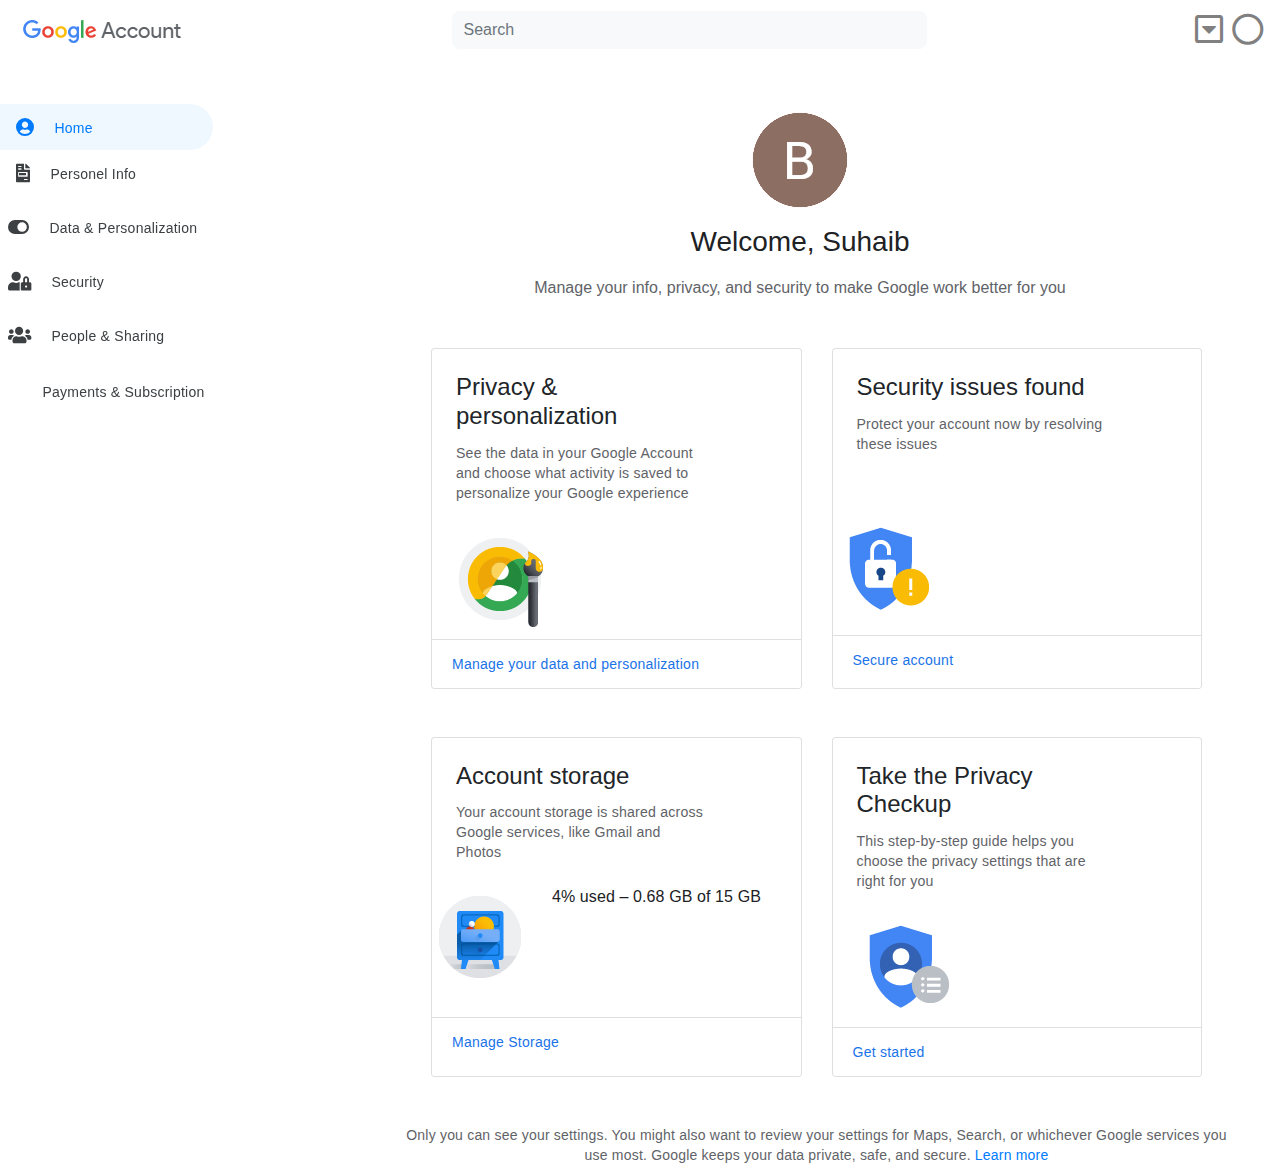
<file: test2.html>
<!doctype html>
<html lang="en">
  <head>
    <!-- Required meta tags -->
    <meta charset="utf-8">
    <meta name="viewport" content="width=device-width, initial-scale=1, shrink-to-fit=no">

    <!-- Bootstrap CSS -->
    <link rel="stylesheet" href="https://stackpath.bootstrapcdn.com/bootstrap/4.3.1/css/bootstrap.min.css" integrity="sha384-ggOyR0iXCbMQv3Xipma34MD+dH/1fQ784/j6cY/iJTQUOhcWr7x9JvoRxT2MZw1T" crossorigin="anonymous">
    <link rel="stylesheet" href="https://cdnjs.cloudflare.com/ajax/libs/font-awesome/5.11.2/css/all.css">
    <link rel="stylesheet" href="style/style.css">
    <title>Google Account</title>
  </head>
  <body>

    <!-- nav bar -->
    <nav class="navbar navbar-expand-md fixed-top navbar-light bg-white pt-2">
      <img src="img/logo.PNG" alt="missing">
      <button type="button" class="navbar-toggler" data-toggle="collapse" data-target="#navbarCollapse">
          <span class="navbar-toggler-icon"></span>
      </button>
  
      <div class="collapse navbar-collapse" id="navbarCollapse">
          <form class="form-center mx-auto">
              <input type="text" class="form-control mr-lg-2 bg-light srch" placeholder="Search">
          </form>
      </div>

      <form class="form-inline">
        <a href="#" > <i class="far fa-caret-square-down fa-2x gray"></i> </a> 
        &nbsp;&nbsp;
        <a href="#"> <i class="far fa-circle fa-2x gray"></i> </a>
      </form>
    </nav>
    <!-- Side Navbar -->
    
    <div class="container-fluid pt-5 mt-5">
            <div class="row min-vh-100">
                <aside class="col-12 col-xl-3 p-0 bg-white">
                    <nav class="navbar navbar-expand navbar-white bg-white sticky-top flex-xl-column flex-row align-items-start nopadl py-2">
                        <div class="collapse sticky-top navbar-collapse">
                            <ul class="flex-xl-column flex-row navbar-nav w-100 justify-content-between nav-font">
                                <li class="nav-link-act ">
                                    <a class="py-3 pl-0" href="#"><i class="fas fa-user-circle px-3 py-3 fa-lg"></i> <span class="d-none d-md-inline">Home</span></a>
                                </li>
                                <li class="nav-item ">
                                    <a class="nav-link pl-0" href="#"><i class="fas fa-file-invoice px-3 py-3  fa-lg"></i> <span class="d-none d-md-inline">Personel Info</span></a>
                                </li>
                                <li class="nav-item">
                                    <a class="nav-link pl-0" href="#"><i class="fas fa-toggle-on pl-2 pr-3 py-3 fa-lg"></i> <span class="d-none d-md-inline">Data & Personalization</span></a>
                                </li>
                                <li class="nav-item">
                                    <a class="nav-link pl-0" href="#"><i class="fas fa-user-lock pl-2 pr-3 py-3 fa-lg"></i> <span class="d-none d-md-inline">Security</span></a>
                                </li>
                                <li class="nav-item">
                                    <a class="nav-link pl-0" href="#"><i class="fas fa-users pl-2 pr-3 py-3 fa-lg"></i> <span class="d-none d-md-inline">People & Sharing</span></a>
                                </li>
                                <li class="nav-item">
                                    <a class="nav-link py-3 pl-0" href="#"><i class="fa-credit-card pl-2 pr-3 py-3 fa-lg "></i> <span class="d-none d-md-inline py-3">Payments & Subscription</span></a>
                                </li>
                            </ul>
                        </div>
                    </nav>
                </aside>
                <main class="col bg-faded py-3">
                    
                    <!-- Main Content-->

                    <div class="col conwidth  " id="main">

                            <div class="content">
                                <div class="container wel mx-auto">
                                <div class="over">
                                <img src="img/userimg.png" class=" ">
                                </div>

                                <div class="user pt-3"> Welcome, Suhaib </div>
                                <div class="subuser mt-3">Manage your info, privacy, and security to make Google work better for you
                                </div>
                            </div>
                        <!--Cards-->
                        <div class="container cards pl-5">
                            <div class="row justify-content-center">
                                <div class="card-deck px-5" >
                                        <div class="card flex-row flex-wrap mt-5 " >
                                                <div class="card-block px-2 pt-4 pl-4">
                                                    <h4 class="card-title cardHeader">Privacy & <br> personalization</h4>
                                                    <p class="card-text cardPara pb-1">See the data in your Google Account <br> and choose what activity is saved to <br> personalize your Google experience</p>
                                                    
                                                </div>
                                                <div class="card-header bg-white border-0 pt-4">
                                                        <img src="./img/personalization.png" alt="">
                                                </div>
                                                <div class="w-100"></div>
                                                <div class="card-footer bg-white w-100 text-muted">
                                                    <a href="#" class="cardFoot">Manage your data and personalization</a>
                                                </div>
                                        </div>
                                

                                
                                        <div class="card flex-row flex-wrap mt-5" >
                                                <div class="card-block px-1 pt-4 pb-1 pl-4 ">
                                                    <h4 class="card-title cardHeader">Security issues found</h4>
                                                    <p class="card-text cardPara pb-5">Protect your account now by resolving <br> these issues</p>
                                                    
                                                </div>
                                                <div class="card-header bg-white nopadl border-0">
                                                        <img src="./img/security.png" alt="">
                                                </div>
                                                <div class="w-100"></div>
                                                <div class="card-footer bg-white w-100 text-muted">
                                                    <a href="#" class="cardFoot">Secure account</a>
                                                </div>
                                        </div>
                                </div>
                            </div>

                            <div class="row justify-content-center">
                                <div class="card-deck px-5">
                                        <div class="card flex-row flex-wrap mt-5">
                                                <div class="card-block px-1 pt-4 pl-4">
                                                    <h4 class="card-title cardHeader ">Account storage</h4>
                                                    <p class="card-text cardPara pb-1">Your account storage is shared across <br> Google services, like Gmail and <br> Photos</p>
                                                    
                                                </div>

                                                <div class="card-header bg-white nopadl border-0">
                                                        <img src="./img/storage.png" alt="">
                                                </div>

                                                <div><h3 class="stor py-2 pl-4">4% used – 0.68 GB of 15 GB</h3></div>

                                                <div class="w-100"></div>
                                                <div class="card-footer bg-white w-100 text-muted">
                                                    <a href="#" class="cardFoot">Manage Storage</a>
                                                </div>
                                        </div>
                                

                                
                                        <div class="card flex-row flex-wrap mt-5 ">
                                                <div class="card-block px-2 pt-4 pl-4">
                                                    <h4 class="card-title cardHeader">Take the Privacy <br> Checkup</h4>
                                                    <p class="card-text cardPara pb-3">This step-by-step guide helps you <br> choose the privacy settings that are <br> right for you</p>
                                                    
                                                </div>
                                                <div class="card-header bg-white border-0">
                                                        <img src="./img/privacy.png" alt="">
                                                </div>
                                                <div class="w-100"></div>
                                                <div class="card-footer bg-white w-100 text-muted">
                                                    <a href="#" class="cardFoot">Get started</a>
                                                </div>
                                        </div>
                                </div>
                                
                            </div>

                            <!-- cards end here -->
                            <div class="row justify-content-center">
                                <div class="container mt-5">
                                    <p class="fpbp">
                                    Only you can see your settings. You might also want to review your settings for Maps, Search, or whichever 
                                        Google services you use most. Google keeps your data private, safe, and secure.<a href="#" > Learn more </a>
                                    </p>
                                </div>
                            </div>


                        </div>
                    </div>
                </main>
            </div>
    </div>

                

    <!-- Optional JavaScript -->
    <!-- jQuery first, then Popper.js, then Bootstrap JS -->
    <script src="https://code.jquery.com/jquery-3.3.1.slim.min.js" integrity="sha384-q8i/X+965DzO0rT7abK41JStQIAqVgRVzpbzo5smXKp4YfRvH+8abtTE1Pi6jizo" crossorigin="anonymous"></script>
    <script src="https://cdnjs.cloudflare.com/ajax/libs/popper.js/1.14.7/umd/popper.min.js" integrity="sha384-UO2eT0CpHqdSJQ6hJty5KVphtPhzWj9WO1clHTMGa3JDZwrnQq4sF86dIHNDz0W1" crossorigin="anonymous"></script>
    <script src="https://stackpath.bootstrapcdn.com/bootstrap/4.3.1/js/bootstrap.min.js" integrity="sha384-JjSmVgyd0p3pXB1rRibZUAYoIIy6OrQ6VrjIEaFf/nJGzIxFDsf4x0xIM+B07jRM" crossorigin="anonymous"></script>
  </body>
</html>
</file>
<file: style/style.css>
html,body{
    height: 100%;
}

/* Container Width */
.conwidth{
    max-width: 1572px;
    width: auto; 
   
}

.container-fluid {
  width: 100%;
  padding-right: 15px;
  padding-left: 15px;
  margin-right: auto;
  margin-left: auto;
  padding-top: 90px;
}

.cards{
  max-width: 1000px;
}

.cards2{
  margin-right: auto;
  max-width: 858px;
}

.cards3{
  max-width: 858px;
}

.cards4{
  width: 856px;
}

.cards8{
  width: 870px;
}

.cards7{
  width: 408px;
}

/* search bar */
.srch{
     
    border-width: 0px; 
    margin-right: 0px; 
    border-radius: 0.50rem;
    width: 475px;
}

/* gray color */
.gray{
    color: gray;
}

/* left container */
.lcol{
    margin-right: 0px; 
    margin-left: 0px; 
    padding-left: 0px; 
    padding-right: 0px;
}

.nopadl{
  padding-left: 0px;
  padding-right: 0%;
}

/* */
.nav-link {
  background-color: white;
  border-bottom-right-radius: 25px;
  border-top-right-radius: 25px;
  color: #3c4043;
  padding-top: 0px;
  }

  .nav-font{
    -webkit-box-flex: 1;
    box-flex: 1;
    -webkit-flex-grow: 1;
    flex-grow: 1;
    -webkit-flex-shrink: 1;
    flex-shrink: 1;
    -webkit-flex-basis: 0;
    flex-basis: 0;
    letter-spacing: .01785714em;
    font-family: 'Google Sans','Roboto',Arial,sans-serif;
    font-size: .875rem;
    font-weight: 500;
    line-height: 1.25rem;
    -webkit-hyphens: auto;
    hyphens: auto;
    word-break: break-word;
    word-wrap: break-word;
    
}

  .nav-link-act{
      color: #2196F3;
      background-color: aliceblue;
      border-bottom-right-radius: 25px;
      border-top-right-radius: 25px;
}

  .disabled {
    pointer-events:none;         
}
  
  
  .nav-link:hover {
    color: grey;
    background-color: lightgrey;
    border-bottom-right-radius: 25px;
    border-top-right-radius: 25px;
}
  


  .link{
      color: grey;
  }

  div.content {
    padding-top: 0px;
    height: 870px;
  }

  .over img {
    margin-left: auto;
    margin-right: auto;
    display: block;
  }

  .user{
      text-align: center;
      font-family: 'Google Sans','Roboto',Arial,sans-serif;
      font-size: 1.75rem;
      font-weight: 400;
      line-height: 2.25rem;
      -webkit-hyphens: auto;
      hyphens: auto;
      word-break: break-word;
      word-wrap: break-word;
      color: #202124;
      margin: 0 0 8px 0;
      padding: 0;
      text-align: center;
  }

  .subuser{
    text-align: center;
    font-family: 'Roboto', 'Open Sans', Arial;
    font-size: 1rem;
    font-weight: 400;
    color: #5f6368;
  }

  .cardheader{
    font-family: 'Google Sans','Roboto',Arial,sans-serif;
    font-size: 1.375rem;
    font-weight: 400;
    line-height: 1.75rem;
    -webkit-hyphens: auto;
    hyphens: auto;
    word-break: break-word;
    word-wrap: break-word;
    color: #202124;
  }

  .cardPara{
    letter-spacing: .01428571em;
    font-family: 'Roboto',Arial,sans-serif;
    font-size: .883rem;
    font-weight: 400;
    line-height: 1.25rem;
    -webkit-hyphens: auto;
    hyphens: auto;
    word-break: break-word;
    word-wrap: break-word;
    color: #5f6368;
    margin: 0;
  }

  .cardtxt{
    max-width: 64%;
  }

  .cardFoot{
    letter-spacing: .01785714em;
    font-family: 'Google Sans','Roboto',Arial,sans-serif;
    font-size: .875rem;
    font-weight: 500;
    line-height: 1.25rem;
    -webkit-hyphens: auto;
    hyphens: auto;
    word-break: break-word;
    word-wrap: break-word;
    color: #1a73e8;
  }

  .stor{
    letter-spacing: .00625em;
    font-family: 'Roboto',Arial,sans-serif;
    font-size: 1rem;
    font-weight: 400;
    line-height: 1.5rem;
    -webkit-hyphens: auto;
    hyphens: auto;
    word-break: break-word;
    word-wrap: break-word;
    color: #202124;
    margin: 0;
    padding: 0;
    width: 100%;
  }

  .fpbp{
    letter-spacing: .01428571em;
    font-family: Roboto,Arial,sans-serif;
    font-size: .875rem;
    font-weight: 400;
    line-height: 1.25rem;
    word-break: break-word;
    word-wrap: break-word;
    color: #5f6368;
    margin: 0;
    text-align: center;
    
  }

  a:hover {
    text-decoration: none;
    }

  .infobor{
    border-radius: 10px;
  }

  .tr1{
    letter-spacing: .07272727em;
    font-family: 'Roboto',Arial,sans-serif;
    font-size: .6875rem;
    font-weight: 500;
    line-height: 1rem;
    text-transform: uppercase;
    -webkit-hyphens: auto;
    hyphens: auto;
    word-break: break-word;
    word-wrap: break-word;
    color: #5f6368;
    margin: 0;
    padding: 0;
  }

  .tr2{
    letter-spacing: .00625em;
    font-family: 'Google Sans' 'Roboto',Arial,sans-serif;
    font-size: 1rem;
    font-weight: 400;
    line-height: 1.5rem;
    color: #202124;
  }

  .tr3{

    letter-spacing: .01428571em;
    font-family: 'Roboto',Arial,sans-serif;
    font-size: .875rem;
    font-weight: 400;
    line-height: 1.25rem;
    -webkit-hyphens: auto;
    hyphens: auto;
    word-break: break-word;
    word-wrap: break-word;
    color: #5f6368;
  }
  
  .tac{
    text-align: center;
  }

  .lirow{
    float: left;
    width: 25%;
    padding: 20px 0;
  }
  
  .lirow2{
    float: left;
    width: 60%;
    padding: 20px 0;
  }

  .lirow3{
    float: left;
    padding-top: 10px;
  }

  .lirow4{
    float: left;
    width: 62%;
    padding: 5px 0;
    text-align: center;
    padding-right: 0px;
  }

  .lirow5{
    float: left;
    max-width: 400px;
    padding: 20px 0;
    text-align: center;
  }

  .lirow6{
    float: left;
    width: 55%;
    padding: 5px 0;
    margin-left: 13%;
  }

  .lirow7{
    max-width: 515px;
    margin-left: 100px;
    float: left;
  }

  .lirow8{
    max-width: 50%;
    float: left;
  }

  .lirow9{
    max-width: 50%;
    float: right;
  }

  .limg{
    max-width: 50%;
    float: left;
  }
  
  .limg2{
    max-width: 815px;
  }

  .limg3{
    float: right;
    padding-top: -50px;
    max-width: auto;
  }

  .limg4{
    float: left;
    padding-top: -50px;
    max-width: 50%;
  }

  .fimg{
    float: left;
  }

  .libod{
    max-width: 400px;
    height: 70px;
  }

  .libod2{
    width: 855px;
  }

  .lihead{
    padding: 10px;
  }

  .licons{
    padding-top: 25px;
    float: left;
    width: 150px; 
  }

  .licol{
    float: left;
    width: 200px;
    padding: 5px 0;
  }
  
  .licol2{
    float: left;
    width: 96%;
    padding: 5px 0;
  }

  .licol4{
    float: left;
    padding-top: 5px;
  }

  .licol5{
    float: left;
    padding-top: 5px;
    max-width: 250px;
  }

  .licol6{
    float: right;
    max-width: 15px;
    margin-right: 10px;
    margin-top: 28px;
  }

  .licol7{
    float: left;
    max-width: 50px;
    margin-right: 8px;
  }

  .licol8{
    width: 18%;
    float: left;
    margin-left: 10px;
    margin-right: 10px;
    margin-top: 10px;
  }

  .licol9{
    width: 55%;
    float: left;
    margin-top: 10px;
    margin-right: 40px;
    margin-left: 35px;
  }

  .licol10{
    float: left;
    width: 35%;
    padding-top: 1%;
  }

  .licol11{
    float: left;
    width: 50%;
    padding-top: 1%;
  }


  ul{
    list-style-type: none;
  }

  .lihov a:hover{
    background-color: lightgrey;
  }

  hr {
    margin-top: 1rem;
    margin-bottom: 1rem;
    border: 0;
    border-top: 1px solid rgba(0, 0, 0, 0.1);
  }

  li.borderless {
     border-top: 0 none; 
    }

  .btn-rounded{
    border-radius: 40px;
    background: transparent;
    height: 5%;
  }

  .navin{
    padding-top: 7%;
    padding-bottom: 7%;
    padding-right: .5rem;
    padding-left: .5rem;
  }

  .navinfo{
    padding-top: 7%;
    padding-bottom: 7%;
  }

  .navdata{
    padding-top: 7%;
    padding-bottom: 7%;
  }

  .navsec{
    padding-top: 7%;
    padding-bottom: 7%;
  }

  .navpep{
    padding-top: 7%;
    padding-bottom: 7%;
  }

  .navpay{
    
    padding-top: 7%;
    padding-bottom: 7%;
    width: max-content;
  }

  .navhelp{
    padding-top: 7%;
    padding-bottom: 7%  ;
  }

  .iconpad{
    padding: 15px;
  }

  .iconcol{
    color: #3c4043;
  }

/* On screens that are less than 1024px wide, make the sidebar into a topbar */
@media screen and (max-width: 1199px) {
  .nav-link{
    border-bottom-right-radius: 0px;
    border-top-right-radius: 0px;
    width: 100%;
    height: 50px;
    background-color: white;
    text-align: center;
  }

  .navin{
    padding-top: 0%;
    padding-bottom: 0%;
    padding-right: 0rem;
    padding-left: 0rem;
  }

  .navinfo{
    padding-top: 0%;
    padding-bottom: 0%;
  }

  .navdata{
    padding-top: 0%;
    padding-bottom: 0%;
  }

  .navsec{
    padding-top: 0%;
    padding-bottom: 0%;
  }

  .navpep{
    padding-top: 0%;
    padding-bottom: 0%;
  }

  .navpay{
    
    padding-top: 0%;
    padding-bottom: 0%;
  }

  .navhelp{
    padding-top: 0%;
    padding-bottom: 0%;
  }

  .wel{
    margin-right: 0 auto; 
    width: 100%;
    text-align: center;
  }
  .fas, .fa-credit-card {
    display: none;
  }
  .nav-link-act {
    background-color: white;
    border-bottom-right-radius: 0px;
    border-top-right-radius: 0px;
    text-align: center;
    padding-left: 10px;
  }

  

@media (min-width: 700px){
.concards{
    max-width: 900px; 
  }
}

/* On screens that are less than 400px, display the bar vertically, instead of horizontally */
@media screen and (max-width: 400px) {
  .sidenav a {
    text-align: center;
    float: left;
  }
  .cards5{
    min-width: 100%;
  }
  .cards6{
    min-width: 175%;
  }

  .srch{ display: none;}
  .form-inline{ margin-left: 0%;}
  }
}

/* On screens that are less than 900px, display the bar vertically, instead of horizontally */
@media screen and (max-width: 900px) {
  .cardtxt{
   max-width: 60%;
  }
}

/* On screens that are less than 700px, display the bar vertically, instead of horizontally */
@media screen and (max-width: 800px) {
  .cardtxt{
   max-width: 100%;
  }


  .lirow6{
    max-width: 50%;
  }

  .lirow7{
    max-width: 50%;
    margin-left: 20px;
  }
}

/* On screens that are less than 660px, display the bar vertically, instead of horizontally */
@media screen and (max-width: 660px) {
  .licol{
    max-width: 50%;
  }
  .lirow4{
    max-width: 50%;
  }
  .licol7{
    max-width: 9%;
  }
  .licol8{
    max-width: 20%;
    float: left;
  }
  .licol9{
    max-width: 48%;
    float: left;
    margin-left: 10px;
    margin-right: 10px;
  }
  .lirow6{
    max-width: 30%;
  }
  .lirow7{
    max-width: 50%;
    margin-left: 20px;
  }
}


/* On screens that are less than 320px, display the bar vertically, instead of horizontally */
@media screen and (max-width: 320px) {
  .cards5{
    min-width: 130%;
  }
  .cards6{
    min-width: 140%;
  }
  .cards9{
    min-width: 100%;
  }
}

/* On screens that are less than 400px, display the bar vertically, instead of horizontally */
@media screen and (max-width: 400px) {
  .imgsz{
    width: 100%;
  }
  div.content {
    padding-top: 0px;
    padding-right: 0px;;
  }

  .cardPara{
    width: 100%;
  }

  .cardheader{
    font-size: 1.250rem;
  }

  .licol7{
    min-width: 15%;
  }

  .licol8{
    width: 100%;
  }

  .licol9{
    width: 100%;
    padding-right: 0%;
    margin-left: 10px;
    margin-right: 10px;
  }


  .limg{
    max-width: 100%;
  }

  .licol10{
    min-width: 60%;
    margin-left: 20px;
   }
 
   .licol11{
     float: left;
     min-width: 100%;
     padding-top: 1%;
   }
}

/* On screens that are less than 380px, display the bar vertically, instead of horizontally */
@media screen and (max-width: 385px) {
  .licol7{
    min-width: 15%;
  }
  .licol8{
    min-width: 68%;
  }
  .licol9{
    min-width: 100%;
  }
}

/* On screens that are less than 550px, display the bar vertically, instead of horizontally */
@media screen and (max-width: 550px) {
  .limg{
   min-width: 100%;
  }
}

/* On screens that are less than 500px, display the bar vertically, instead of horizontally */
@media screen and (max-width: 500px) {
  .licol10{
   width: 35%;
   margin-left: 20px;
  }

  .licol11{
    float: left;
    width: 45%;
    padding-top: 1%;
  }
}
</file>
